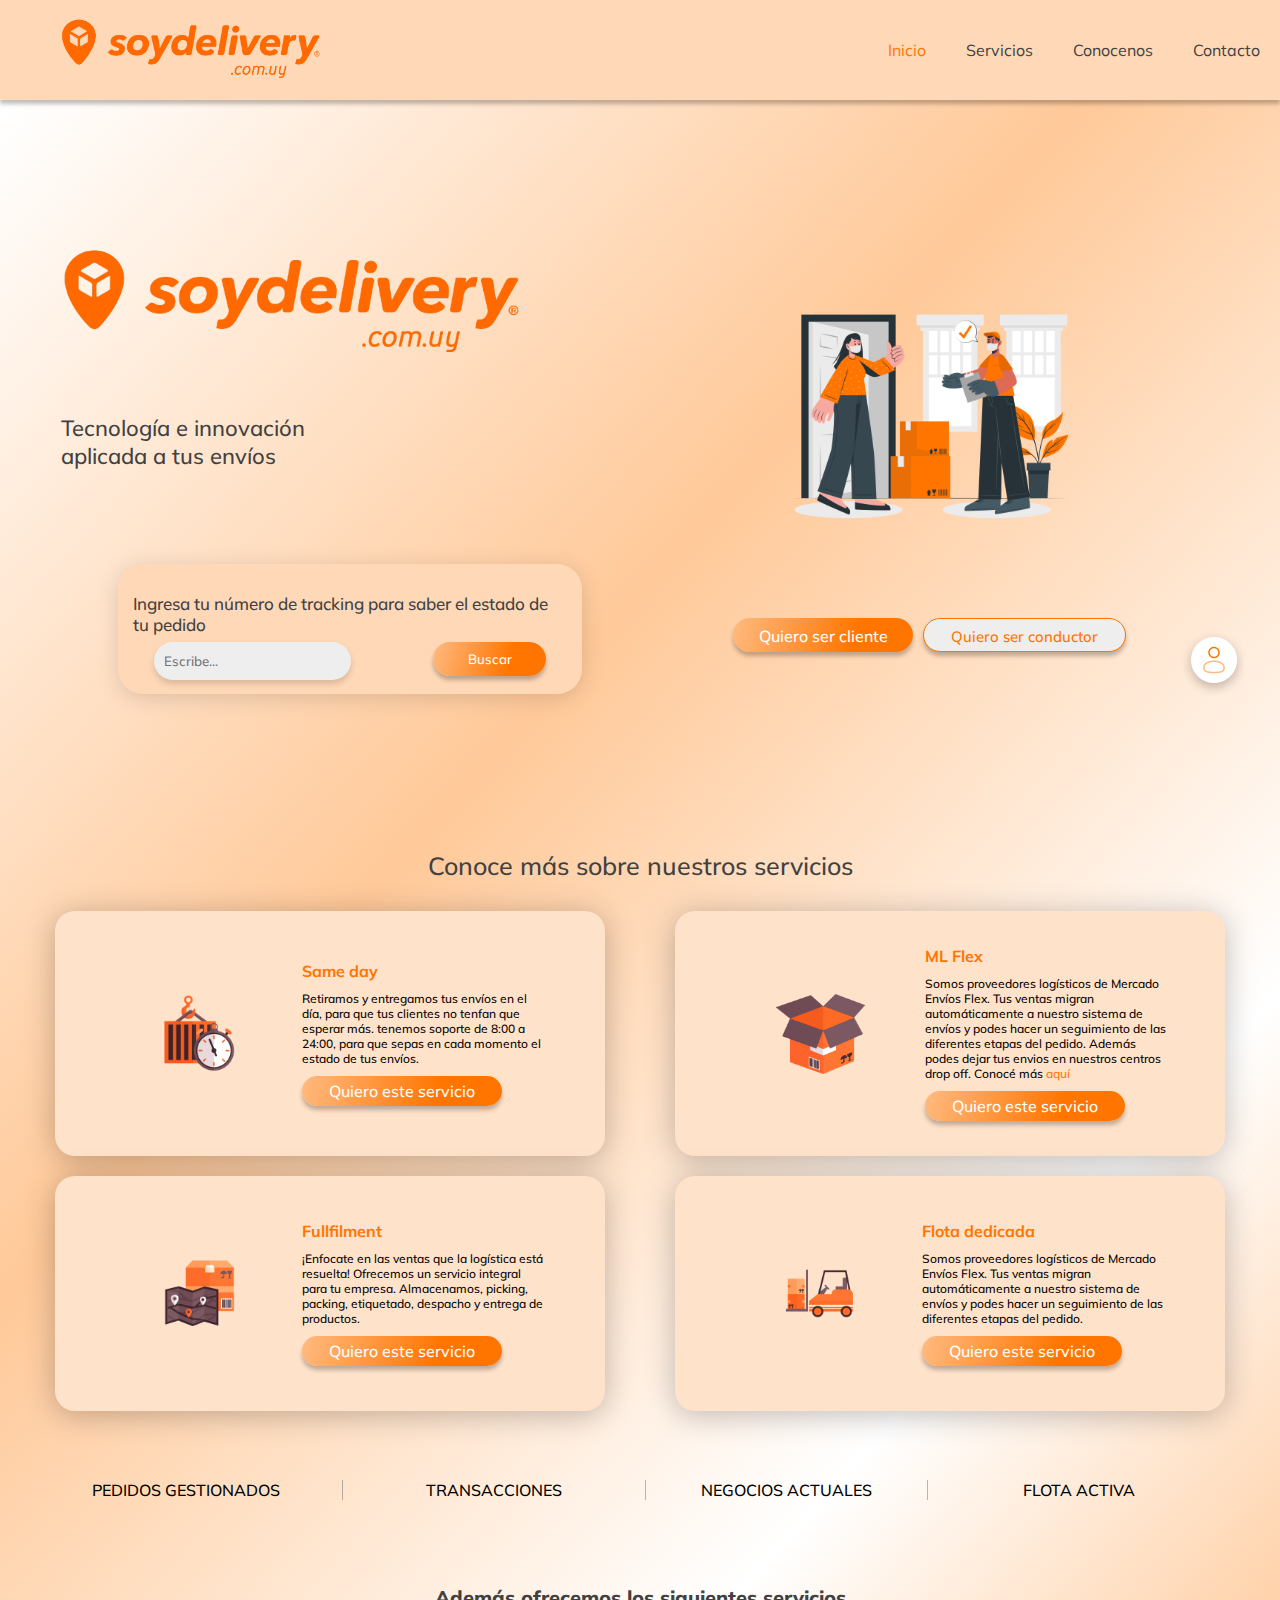
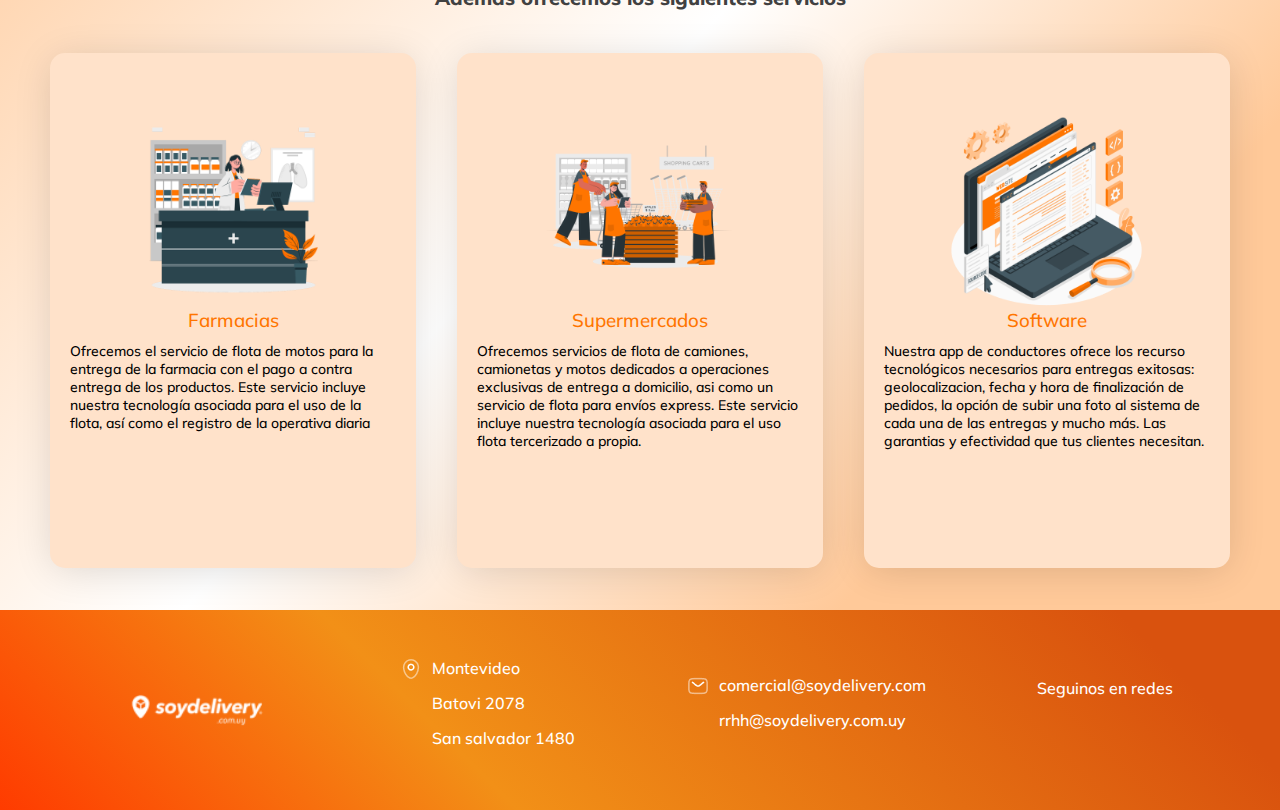
<file: index.html>
<!DOCTYPE html>
<html lang="en">
  <head>
    <meta charset="UTF-8" />
    <meta http-equiv="X-UA-Compatible" content="IE=edge" />
    <meta name="viewport" content="width=device-width, initial-scale=1.0" />
    <link
      rel="shortcut icon"
      href="/img/logoSoyDelivery_naranjaFondoTr.jpg"
      type="image/x-icon"
    />
    <link rel="preconnect" href="https://fonts.googleapis.com" />
    <link rel="preconnect" href="https://fonts.gstatic.com" crossorigin />
    <link
      href="https://fonts.googleapis.com/css2?family=Mulish:wght@500&display=swap"
      rel="stylesheet"
    />
    <title>Soy Delivery</title>
    <link
      rel="stylesheet"
      href="https://cdnjs.cloudflare.com/ajax/libs/font-awesome/6.4.0/css/all.min.css"
      integrity="sha512-iecdLmaskl7CVkqkXNQ/ZH/XLlvWZOJyj7Yy7tcenmpD1ypASozpmT/E0iPtmFIB46ZmdtAc9eNBvH0H/ZpiBw=="
      crossorigin="anonymous"
      referrerpolicy="no-referrer"
    />
    <script defer src="/js/index.js"></script>
    <script defer src="/js/dates.js"></script>
    <link rel="stylesheet" href="/css/general.css" />
    <link rel="stylesheet" href="/css/index.css" />
  </head>

  <body>
    <header>
      <nav class="navbar">
        <div class="logo">
          <a href="/index.html">
            <img src="/img/logoSoyDelivery_naranjaFondoTr.jpg" alt="" />
          </a>
        </div>
        <ul class="list-no-mobile">
          <li><a class="inicio" href="/index.html">Inicio</a></li>
          <li><a href="">Servicios</a></li>
          <li><a href="/AboutUs.html">Conocenos</a></li>
          <li>
            <a id="contact-desktop"
              >Contacto
              <i class="fa-solid fa-chevron-down"></i>
            </a>
            <ul class="sub-menu-desktop" id="sub-menu-desktop">
              <li>
                <a href="/service.html">Cotiza tus servicios</a>
              </li>
              <li>
                <a href="/work.html">Trabaja con nosotros</a>
              </li>
              <li>
                <a href="/driver.html">Quiero ser chofer</a>
              </li>
            </ul>
          </li>
        </ul>
        <div class="icon-hamburger">
          <i id="icon_hamburger" class="fa-solid fa-bars"></i>
        </div>

        <div class="dropdown_menu" id="drop_menu">
          <li><a href="/index.html">Inicio</a></li>
          <li><a href="#">Servicios</a></li>
          <li><a href="/AboutUs.html">Conocenos</a></li>
          <li class="contact" id="contact">
            <a>Contacto <i class="fa-solid fa-chevron-down"></i></a>
          </li>
        </div>
        <ul class="sub_menu" id="sub_menu">
          <li>
            <a href="/service.html">Cotiza tus servicios</a>
          </li>
          <li>
            <a href="/work.html">Trabaja con nosotros</a>
          </li>
          <li>
            <a href="/driver.html">Quiero ser chofer</a>
          </li>
        </ul>
      </nav>
    </header>
    <main>
      <section class="section-delivery">
        <article class="delivery">
          <div class="section-delivery-title">
            <img
              class="title-img-desktop"
              src="/img/LogoSoyDelivery.png"
              alt=""
            />
            <h2>Soydelivery</h2>
            <p class="title">Tecnología e innovación aplicada a tus envíos</p>
          </div>
          <form action="" class="section-tracking">
            <p>
              Ingresa tu número de tracking para saber el estado de tu pedido
            </p>
            <div class="section-input-button">
              <input type="text" placeholder="Escribe..." />
              <button class="btn-scale" href="/order.html">Buscar</button>
            </div>
          </form>
        </article>

        <article class="delivery-works">
          <img src="/img/coronavirusDeliveryPreventions.jpg" alt="" />
          <div class="section-buttons">
            <a class="btn-client btn-scale" href="/client.html"
              >Quiero ser cliente</a
            >
            <a class="btn-driver btn-scale" href="/driver.html"
              >Quiero ser conductor</a
            >
          </div>
        </article>
      </section>

      <div class="services-container">
        <p class="title-service">Conoce más sobre nuestros servicios</p>
        <div class="services">
          <div class="services-cards">
            <div class="cards-container">
              <img
                class="img-group"
                src="/img/icons/sameday1.jpg"
                alt=""
                srcset=""
              />
              <div class="info">
                <h4>Same day</h4>
                <p>
                  Retiramos y entregamos tus envíos en el día, para que tus
                  clientes no tenfan que esperar más. tenemos soporte de 8:00 a
                  24:00, para que sepas en cada momento el estado de tus envíos.
                </p>
                <a class="btn-services btn-scale" href="/SameDay.html">
                  Quiero este servicio</a
                >
              </div>
            </div>
          </div>
          <div class="services-cards">
            <div class="cards-container">
              <img class="img-box" src="/img/icons/sameday4.jpg" alt="" />
              <div class="info">
                <h4>ML Flex</h4>
                <p>
                  Somos proveedores logísticos de Mercado Envíos Flex. Tus
                  ventas migran automáticamente a nuestro sistema de envíos y
                  podes hacer un seguimiento de las diferentes etapas del
                  pedido. Además podes dejar tus envios en nuestros centros drop
                  off.
                  <span>Conocé más</span> <a class="here" href="">aquí</a>
                </p>
                <a class="btn-services btn-scale" href="/MLFlex.html">
                  Quiero este servicio</a
                >
              </div>
            </div>
          </div>
          <div class="services-cards">
            <div class="cards-container">
              <img class="img-group" src="/img/icons/sameday2.jpg" alt="" />
              <div class="info">
                <h4>Fullfilment</h4>
                <p>
                  ¡Enfocate en las ventas que la logística está resuelta!
                  Ofrecemos un servicio integral para tu empresa. Almacenamos,
                  picking, packing, etiquetado, despacho y entrega de productos.
                </p>
                <a class="btn-services btn-scale" href="/Fullfilment.html">
                  Quiero este servicio</a
                >
              </div>
            </div>
          </div>

          <div class="services-cards">
            <div class="cards-container">
              <img class="img-group" src="/img/icons/sameday3.jpg" alt="" />
              <div class="info">
                <h4>Flota dedicada</h4>
                <p>
                  Somos proveedores logísticos de Mercado Envíos Flex. Tus
                  ventas migran automáticamente a nuestro sistema de envíos y
                  podes hacer un seguimiento de las diferentes etapas del
                  pedido.
                </p>
                <a class="btn-services btn-scale" href="#">
                  Quiero este servicio</a
                >
              </div>
            </div>
          </div>
        </div>
      </div>

      <div>
        <div class="numbers">
          <div class="line">
            <h2 id="pg"></h2>
            <p>PEDIDOS GESTIONADOS</p>
          </div>
          <div>
            <h2 id="tr"></h2>
            <p>TRANSACCIONES</p>
          </div>
          <div class="line line-desktop">
            <h2 id="na"></h2>
            <p>NEGOCIOS ACTUALES</p>
          </div>

          <div>
            <h2 id="fa"></h2>
            <p>FLOTA ACTIVA</p>
          </div>
        </div>

        <p class="title-other-services">
          Además ofrecemos los siguientes servicios
        </p>
        <div class="other_services">
          <div class="cards-other-services">
            <img src="/img/farmacia1.jpg" alt="" />
            <h3>Farmacias</h3>
            <p>
              Ofrecemos el servicio de flota de motos para la entrega de la
              farmacia con el pago a contra entrega de los productos. Este
              servicio incluye nuestra tecnología asociada para el uso de la
              flota, así como el registro de la operativa diaria
            </p>
          </div>
          <div>
            <i class="slide">
              <img src="/img/icons/side.png" alt="" />
            </i>
          </div>
          <div class="group_none">
            <img class="img-group-none" src="/img/farmacia12.jpg" alt="" />
            <h3>Supermercados</h3>
            <p>
              Ofrecemos servicios de flota de camiones, camionetas y motos
              dedicados a operaciones exclusivas de entrega a domicilio, asi
              como un servicio de flota para envíos express. Este servicio
              incluye nuestra tecnología asociada para el uso flota tercerizado
              a propia.
            </p>
          </div>
          <div class="group_none">
            <img class="img-group-none" src="/img/farmacia13.jpg" alt="" />
            <h3>Software</h3>
            <p>
              Nuestra app de conductores ofrece los recurso tecnológicos
              necesarios para entregas exitosas: geolocalizacion, fecha y hora
              de finalización de pedidos, la opción de subir una foto al sistema
              de cada una de las entregas y mucho más. Las garantias y
              efectividad que tus clientes necesitan.
            </p>
          </div>
        </div>
      </div>

      <div class="chat-container" id="chat-container">
        <div class="chat-header">
          <span class="chat-delivery-logo">SD</span>
          <span class="name-company">Soydelivery</span>
          <button class="chat-close" id="chat-close">X</button>
        </div>
        <div class="chat-messages">
          <div class="chat-messages-logo">SD</div>
          <div class="message">
            <p class="titles">
              Bienvenido a soydelivery. Es un gusto ayudarte hoy!
            </p>
            <p class="titles">
              Porfavor indica el numero de opción que deseas :
            </p>
            <ol class="list-chat">
              <li><p>Consultar el estado de un pedido</p></li>
              <li><p>Devolucion de un paquete</p></li>
              <li><p>Cambiar dirección u horario de entrega</p></li>
              <li><p>Cancelar un paquete</p></li>
              <li><p>Hablar con un agente</p></li>
              <li><p>Consulta comercial</p></li>
              <li><p>Solicitud de retiro</p></li>
              <li><p>Quiero ser conductor</p></li>
              <li><p>Finalizar atención</p></li>
            </ol>
          </div>
        </div>
        <div class="chat-input">
          <input type="text" placeholder="Escribe tu mensaje..." />
          <img src="/img/icons/send.png" alt="" />
        </div>
      </div>

      <img
        class="boton-flotante"
        id="btnChat"
        src="/img/icons/chatbottttt.png"
        alt=""
      />
    </main>
    <footer class="footer">
      <img
        class="logo_footer"
        src="/img/Logo-SoyDelivery_naranja-fondo-transparente_com_uy copia 3.png"
        alt=""
        srcset=""
      />
      <div class="group_footer">
        <i> <img src="/img/icons/ubicación.png" alt="" /></i>
        <div>
          <p>Montevideo</p>
          <p>Batovi 2078</p>
          <p>San salvador 1480</p>
        </div>
      </div>
      <div class="group_footer">
        <i> <img src="/img/icons/mensaje.png" alt="" /></i>
        <div>
          <p>comercial@soydelivery.com</p>
          <p>rrhh@soydelivery.com.uy</p>
        </div>
      </div>
      <div class="group_footer red">
        <p>Seguinos en redes</p>
        <div>
          <i class="fa-brands fa-facebook-f"></i>
          <i class="fa-brands fa-instagram"></i>
          <i class="fa-brands fa-twitter"></i>
          <i class="fa-brands fa-linkedin"></i>
        </div>
      </div>
    </footer>
  </body>
</html>
</file>
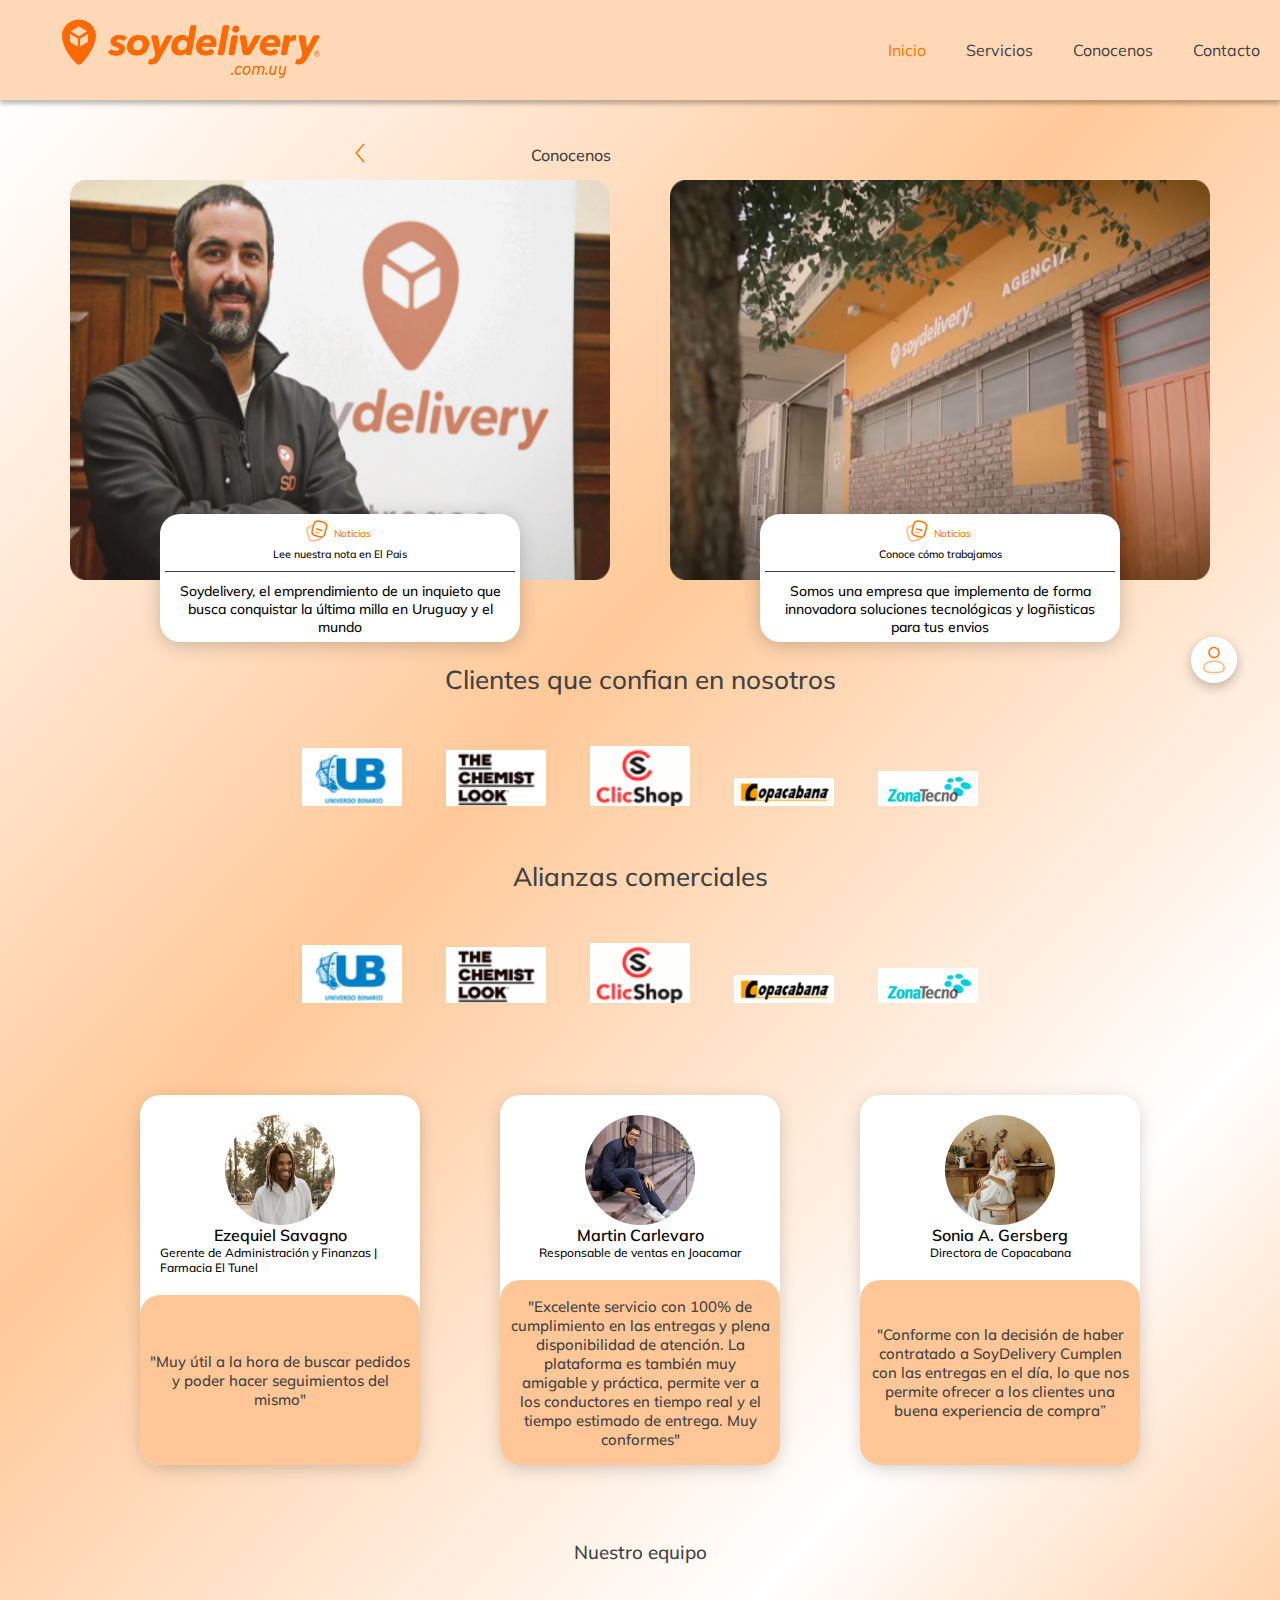
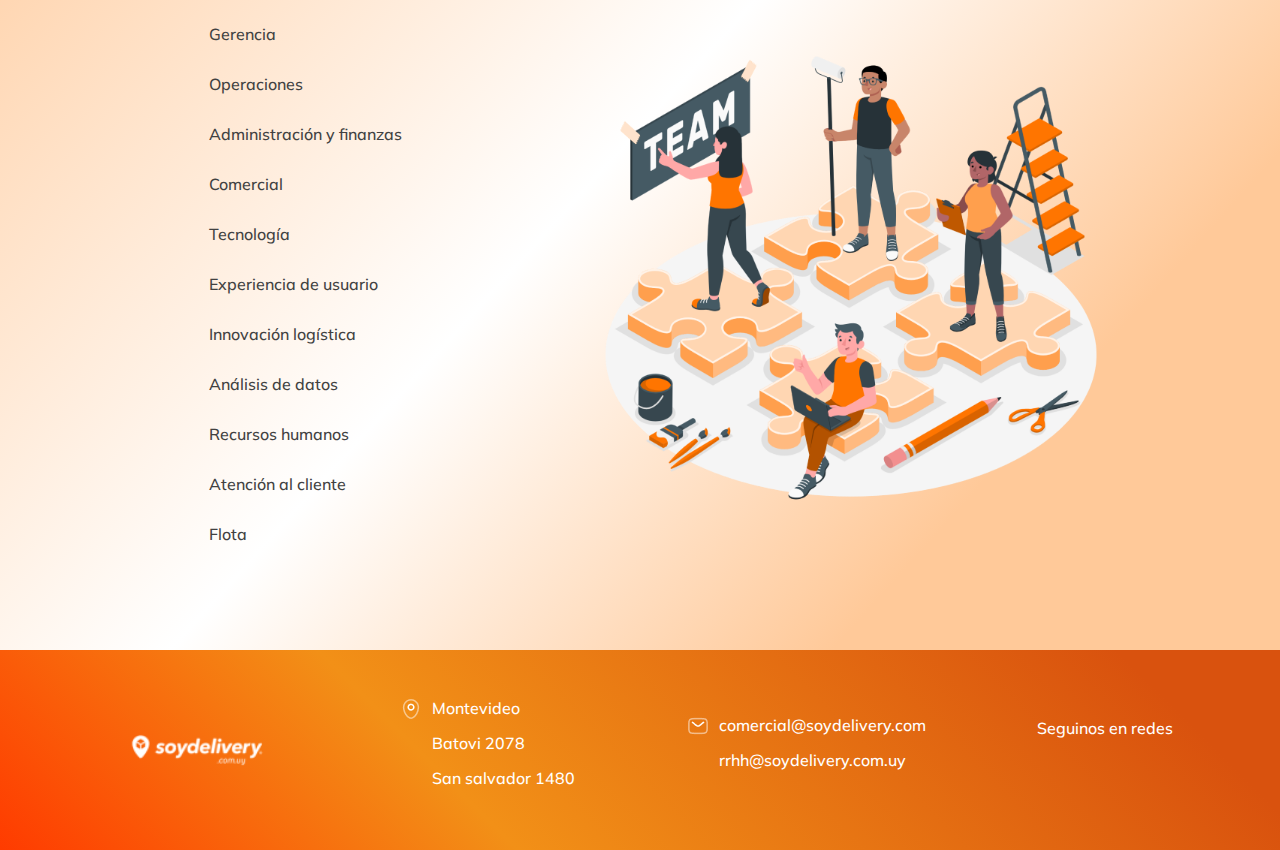
<file: AboutUs.html>
<!DOCTYPE html>
<html lang="en">
  <head>
    <meta charset="UTF-8" />
    <meta http-equiv="X-UA-Compatible" content="IE=edge" />
    <meta name="viewport" content="width=device-width, initial-scale=1.0" />
    <title>Conocenos</title>
    <link
      rel="shortcut icon"
      href="/img/logoSoyDelivery_naranjaFondoTr.jpg"
      type="image/x-icon"
    />
    <link rel="stylesheet" href="/css/general.css" />
    <link rel="stylesheet" href="/css/aboutUs.css" />
    <link
      rel="stylesheet"
      href="https://cdnjs.cloudflare.com/ajax/libs/font-awesome/6.4.0/css/all.min.css"
      integrity="sha512-iecdLmaskl7CVkqkXNQ/ZH/XLlvWZOJyj7Yy7tcenmpD1ypASozpmT/E0iPtmFIB46ZmdtAc9eNBvH0H/ZpiBw=="
      crossorigin="anonymous"
      referrerpolicy="no-referrer"
    />
    <link
      rel="stylesheet"
      href="https://cdn.jsdelivr.net/npm/swiper@9/swiper-bundle.min.css"
    />
    <link rel="preconnect" href="https://fonts.googleapis.com" />
    <link rel="preconnect" href="https://fonts.gstatic.com" crossorigin />
    <link
      href="https://fonts.googleapis.com/css2?family=Mulish:wght@500&display=swap"
      rel="stylesheet"
    />
    <script defer src="/js/index.js"></script>
    <script defer src="/js/modal.js"></script>
  </head>
  <body>
    <header>
      <nav class="navbar">
        <div class="logo">
          <a href="/index.html">
            <img src="/img/logoSoyDelivery_naranjaFondoTr.jpg" alt="" />
          </a>
        </div>
        <ul class="list-no-mobile">
          <li><a class="inicio" href="/index.html">Inicio</a></li>
          <li><a href="">Servicios</a></li>
          <li><a href="/AboutUs.html">Conocenos</a></li>
          <li>
            <a id="contact-desktop"
              >Contacto
              <i class="fa-solid fa-chevron-down"></i>
            </a>
            <ul class="sub-menu-desktop" id="sub-menu-desktop">
              <li>
                <a href="/service.html">Cotiza tus servicios</a>
              </li>
              <li>
                <a href="/work.html">Trabaja con nosotros</a>
              </li>
              <li>
                <a href="/driver.html">Quiero ser chofer</a>
              </li>
            </ul>
          </li>
        </ul>
        <div class="icon-hamburger">
          <i id="icon_hamburger" class="fa-solid fa-bars"></i>
        </div>

        <div class="dropdown_menu" id="drop_menu">
          <li><a href="/index.html">Inicio</a></li>
          <li><a href="#">Servicios</a></li>
          <li><a href="/AboutUs.html">Conocenos</a></li>
          <li class="contact" id="contact">
            <a>Contacto <i class="fa-solid fa-chevron-down"></i></a>
          </li>
        </div>
        <ul class="sub_menu" id="sub_menu">
          <li>
            <a href="/service.html">Cotiza tus servicios</a>
          </li>
          <li>
            <a href="/work.html">Trabaja con nosotros</a>
          </li>
          <li>
            <a href="/driver.html">Quiero ser chofer</a>
          </li>
        </ul>
      </nav>
    </header>
    <main>
      <div class="back">
        <a href="/index.html"> <img src="/img/icons/back.png" alt="" /></a>
        <div>
          <p>Conocenos</p>
        </div>
      </div>
      <div class="container_notices">
        <div class="notices">
          <div class="section_notice">
            <img class="img" src="img/conocenos/fr.png" alt="" srcset="" />
            <div class="title-notice">
              <div class="icon-title">
                <i> <img src="img/conocenos/noticias.png" alt="" /></i>
                <h5>Noticias</h5>
              </div>
              <h6>Lee nuestra nota en El Pais</h6>
              <p>
                Soydelivery, el emprendimiento de un inquieto que busca
                conquistar la última milla en Uruguay y el mundo
              </p>
            </div>
          </div>
        </div>

        <div class="notices notice-no-mobile">
          <div class="section_notice">
            <img class="img" src="/img/conocenos/fr2.png" alt="" srcset="" />
            <div class="title-notice">
              <div class="icon-title">
                <i> <img src="/img/conocenos/noticias.png" alt="" /></i>
                <h5>Noticias</h5>
              </div>
              <h6>Conoce cómo trabajamos</h6>
              <p>
                Somos una empresa que implementa de forma innovadora soluciones
                tecnológicas y logñisticas para tus envios
              </p>
            </div>
          </div>
        </div>
      </div>

      <div class="clients">
        <h6>Clientes que confian en nosotros</h6>
        <div>
          <img src="img/clients/image 34.png" alt="" />
          <img src="/img/clients/image 40.png" alt="" />
          <img src="/img/clients/image 41.png" alt="" />
          <img class="img-no-mobile" src="/img/clients/image 42.png" alt="" />
          <img class="img-no-mobile" src="/img/clients/image 43.png" alt="" />
        </div>

        <h6>Alianzas comerciales</h6>
        <div>
          <img src="/img/clients/image 34.png" alt="" />
          <img src="/img/clients/image 40.png" alt="" />
          <img src="/img/clients/image 41.png" alt="" />
          <img class="img-no-mobile" src="/img/clients/image 42.png" alt="" />
          <img class="img-no-mobile" src="/img/clients/image 43.png" alt="" />
        </div>
      </div>

      <div class="abouts">
        <div class="container-description no-mobile">
          <div class="info-about">
            <img src="/img/conocenos/aboutsImg/Ellipse 12 (1).png" alt="" />
            <h5>Ezequiel Savagno</h5>
            <p>Gerente de Administración y Finanzas | Farmacia El Tunel</p>
          </div>
          <div class="description">
            <p>
              "Muy útil a la hora de buscar pedidos y poder hacer seguimientos
              del mismo"
            </p>
          </div>
        </div>

        <div class="container-description">
          <div class="info-about">
            <img src="/img/conocenos/aboutsImg/Ellipse 12.png" alt="" />
            <h5>Martin Carlevaro</h5>
            <p>Responsable de ventas en Joacamar</p>
          </div>
          <div class="description">
            <p>
              "Excelente servicio con 100% de cumplimiento en las entregas y
              plena disponibilidad de atención. La plataforma es también muy
              amigable y práctica, permite ver a los conductores en tiempo real
              y el tiempo estimado de entrega. Muy conformes"
            </p>
          </div>
        </div>

        <div class="container-description no-mobile">
          <div class="info-about">
            <img src="/img/conocenos/aboutsImg/Ellipse 13.png" alt="" />
            <h5>Sonia A. Gersberg</h5>
            <p>Directora de Copacabana</p>
          </div>
          <div class="description">
            <p>
              "Conforme con la decisión de haber contratado a SoyDelivery
              Cumplen con las entregas en el día, lo que nos permite ofrecer a
              los clientes una buena experiencia de compra”
            </p>
          </div>
        </div>

        <img class="side" src="/img/icons/side.png" alt="" />
      </div>

      <div class="section-team">
        <h3>Nuestro equipo</h3>
        <div class="container-team">
          <ul>
            <div class="team-option">
              <div>
                <li><a id="management">Gerencia</a></li>
                <li><a id="operation">Operaciones</a></li>
                <li><a id="admin">Administración y finanzas</a></li>
                <li><a id="commercial">Comercial</a></li>
                <li><a id="tech">Tecnología</a></li>
                <li><a id="uxui">Experiencia de usuario</a></li>
              </div>
              <div>
                <li><a id="logistics">Innovación logística</a></li>
                <li><a id="dates">Análisis de datos</a></li>
                <li><a id="rrhh">Recursos humanos</a></li>
                <li><a id="atc">Atención al cliente</a></li>
                <li><a id="drivers">Flota</a></li>
              </div>
            </div>
          </ul>
          <div>
            <img src="/img/conocenos/aboutsImg/Frame 3856.png" alt="" />
          </div>
        </div>
      </div>

      <div class="chat-container" id="chat-container">
        <div class="chat-header">
          <span class="chat-delivery-logo">SD</span>
          <span class="name-company">Soydelivery</span>
          <button class="chat-close" id="chat-close">X</button>
        </div>
        <div class="chat-messages">
          <div class="chat-messages-logo">SD</div>
          <div class="message">
            <p class="titles">
              Bienvenido a soydelivery. Es un gusto ayudarte hoy!
            </p>
            <p class="titles">
              Porfavor indica el numero de opción que deseas :
            </p>
            <ol class="list-chat">
              <li><p>Consultar el estado de un pedido</p></li>
              <li><p>Devolucion de un paquete</p></li>
              <li><p>Cambiar dirección u horario de entrega</p></li>
              <li><p>Cancelar un paquete</p></li>
              <li><p>Hablar con un agente</p></li>
              <li><p>Consulta comercial</p></li>
              <li><p>Solicitud de retiro</p></li>
              <li><p>Quiero ser conductor</p></li>
              <li><p>Finalizar atención</p></li>
            </ol>
          </div>
        </div>
        <div class="chat-input">
          <input type="text" placeholder="Escribe tu mensaje..." />
          <img src="/img/icons/send.png" alt="" />
        </div>
      </div>

      <img
        class="boton-flotante"
        id="btnChat"
        src="/img/icons/chatbottttt.png"
        alt=""
      />

      <!-- modal -->
      <div id="modalManagement" class="modal">
        <div class="modal__container swiper mySwiper">
          <div class="swiper-wrapper">
            <div class="swiper-slide cards">
              <img src="/img/team/FundadorCeo/Rodrigo.jpg" alt="" />
              <div class="card-info">
                <h5>Rodrigo</h5>
                <p>Fundador y Ceo</p>
              </div>
            </div>
          </div>
          <div class="swiper-button-next"></div>
          <div class="swiper-button-prev"></div>
        </div>
      </div>
      <div id="modalAdmin" class="modal">
        <div class="modal__container swiper mySwiper">
          <div class="swiper-wrapper">
            <div class="swiper-slide cards">
              <img src="/img/team/Admin/Ana Admin.jpg" alt="" />
              <div class="card-info">
                <h5>Ana</h5>
                <p>Administradora</p>
              </div>
            </div>
            <div class="swiper-slide cards">
              <img src="/img/team/Admin/Vanessa.jpg" alt="" />
              <div class="card-info">
                <h5>Vanessa</h5>
                <p>Administradora</p>
              </div>
            </div>
            <div class="swiper-slide cards">
              <img src="/img/team/Admin/Willianys.jpg" alt="" />
              <div class="card-info">
                <h5>Willianys</h5>
                <p>Administradora</p>
              </div>
            </div>
          </div>
          <div class="swiper-button-next"></div>
          <div class="swiper-button-prev"></div>
        </div>
      </div>
      <div id="modalOperation" class="modal">
        <div class="modal__container swiper mySwiper">
          <div class="swiper-wrapper">
            <div class="swiper-slide cards">
              <img src="/img/team/Operaciones/Ana Op.jpg" alt="" />
              <div class="card-info">
                <h5>Ana</h5>
                <p>Operaciones</p>
              </div>
            </div>
            <div class="swiper-slide cards">
              <img src="/img/team/Operaciones/Brian.jpg" alt="" />
              <div class="card-info">
                <h5>Brian</h5>
                <p>Operaciones</p>
              </div>
            </div>
            <div class="swiper-slide cards">
              <img src="/img/team/Operaciones/Carlos.jpg" alt="" />
              <div class="card-info">
                <h5>Carlos</h5>
                <p>Operaciones</p>
              </div>
            </div>
            <div class="swiper-slide cards">
              <img src="/img/team/Operaciones/Daniela.jpg" alt="" />
              <div class="card-info">
                <h5>Daniela</h5>
                <p>Operaciones</p>
              </div>
            </div>
            <div class="swiper-slide cards">
              <img src="/img/team/Operaciones/Fabiana.jpg" alt="" />
              <div class="card-info">
                <h5>Fabiana</h5>
                <p>Operaciones</p>
              </div>
            </div>
            <div class="swiper-slide cards">
              <img src="/img/team/Operaciones/Fabricio.jpg" alt="" />
              <div class="card-info">
                <h5>Fabricio</h5>
                <p>Operaciones</p>
              </div>
            </div>
            <div class="swiper-slide cards">
              <img src="/img/team/Operaciones/Lorgio.jpg" alt="" />
              <div class="card-info">
                <h5>Lorgio</h5>
                <p>Operaciones</p>
              </div>
            </div>
            <div class="swiper-slide cards">
              <img src="/img/team/Operaciones/Lucas Op.jpg" alt="" />
              <div class="card-info">
                <h5>Lucas</h5>
                <p>Operaciones</p>
              </div>
            </div>
            <div class="swiper-slide cards">
              <img src="/img/team/Operaciones/Luciano.jpg" alt="" />
              <div class="card-info">
                <h5>Luciano</h5>
                <p>Operaciones</p>
              </div>
            </div>
            <div class="swiper-slide cards">
              <img src="/img/team/Operaciones/Marcelo FF.jpg" alt="" />
              <div class="card-info">
                <h5>Marcelo</h5>
                <p>Operaciones</p>
              </div>
            </div>
            <div class="swiper-slide cards">
              <img src="/img/team/Operaciones/Mariano.jpg" alt="" />
              <div class="card-info">
                <h5>Mariano</h5>
                <p>Operaciones</p>
              </div>
            </div>
            <div class="swiper-slide cards">
              <img src="/img/team/Operaciones/Santiago.jpg" alt="" />
              <div class="card-info">
                <h5>Santiago</h5>
                <p>Operaciones</p>
              </div>
            </div>
          </div>
          <div class="swiper-button-next"></div>
          <div class="swiper-button-prev"></div>
        </div>
      </div>
      <div id="modalCommercial" class="modal">
        <div class="modal__container swiper mySwiper">
          <div class="swiper-wrapper">
            <div class="swiper-slide cards">
              <img src="/img/team/CeoyComercial/Joaquín.jpg" alt="" />
              <div class="card-info">
                <h5>Joaquín</h5>
                <p>Ceo y Comercial</p>
              </div>
            </div>
            <div class="swiper-slide cards">
              <img src="/img/team/Comercial/Ramiro.jpg" alt="" />
              <div class="card-info">
                <h5>Ramiro</h5>
                <p>Comercial</p>
              </div>
            </div>
            <div class="swiper-slide cards">
              <img src="/img/team/Comercial/Fernando.jpg" alt="" />
              <div class="card-info">
                <h5>Fernando</h5>
                <p>Comercial</p>
              </div>
            </div>
          </div>
          <div class="swiper-button-next"></div>
          <div class="swiper-button-prev"></div>
        </div>
      </div>
      <div id="modalTech" class="modal">
        <div class="modal__container swiper mySwiper">
          <div class="swiper-wrapper">
            <div class="swiper-slide cards">
              <img src="/img/team/Tecnologia/Maycoll.jpg" alt="" />
              <div class="card-info">
                <h5>Maycoll</h5>
                <p>Tecnologia</p>
              </div>
            </div>
            <div class="swiper-slide cards">
              <img
                src="/img/team/Tecnologia/Tecy RRHH/Marcelo TEC RH.jpg"
                alt=""
              />
              <div class="card-info">
                <h5>Marcelo</h5>
                <p>Tecnologia y RRHH</p>
              </div>
            </div>
          </div>
          <div class="swiper-button-next"></div>
          <div class="swiper-button-prev"></div>
        </div>
      </div>
      <div id="modalUxUi" class="modal">
        <div class="modal__container swiper mySwiper">
          <div class="swiper-wrapper"></div>
          <div class="swiper-button-next"></div>
          <div class="swiper-button-prev"></div>
        </div>
      </div>
      <div id="modalLogistics" class="modal">
        <div class="modal__container swiper mySwiper">
          <div class="swiper-wrapper">
            <div class="swiper-slide cards">
              <img src="/img/team/InnLogistica/Ainhoa.jpg" alt="" />
              <div class="card-info">
                <h5>Ainhoa</h5>
                <p>Innovación Logistica</p>
              </div>
            </div>
          </div>
          <div class="swiper-button-next"></div>
          <div class="swiper-button-prev"></div>
        </div>
      </div>
      <div id="modalDates" class="modal">
        <div class="modal__container swiper mySwiper">
          <div class="swiper-wrapper">
            <div class="swiper-slide cards">
              <img src="/img/team/AnalisisDatos/Victoria.jpg" alt="" />
              <div class="card-info">
                <h5>Victoria</h5>
                <p>Analisis de Datos</p>
              </div>
            </div>
          </div>
          <div class="swiper-button-next"></div>
          <div class="swiper-button-prev"></div>
        </div>
      </div>
      <div id="modalRRHH" class="modal">
        <div class="modal__container swiper mySwiper">
          <div class="swiper-wrapper">
            <div class="swiper-slide cards">
              <img src="/img/team/RRHH/Agustina.jpg" alt="" />
              <div class="card-info">
                <h5>Agustina</h5>
                <p>Recursos Humanos</p>
              </div>
            </div>
            <div class="swiper-slide cards">
              <img
                src="/img/team/Tecnologia/Tecy RRHH/Marcelo TEC RH.jpg"
                alt=""
              />
              <div class="card-info">
                <h5>Marcelo</h5>
                <p>Tecnologia y RRHH</p>
              </div>
            </div>
          </div>
          <div class="swiper-button-next"></div>
          <div class="swiper-button-prev"></div>
        </div>
      </div>

      <div id="modalATC" class="modal">
        <div class="modal__container swiper mySwiper">
          <div class="swiper-wrapper">
            <div class="swiper-slide cards">
              <img src="/img/team/ATC/Alejandro.jpg" alt="" />
              <div class="card-info">
                <h5>Alejandro</h5>
                <p>Atencion al cliente</p>
              </div>
            </div>
            <div class="swiper-slide cards">
              <img src="/img/team/ATC/Jennifer.jpg" alt="" />
              <div class="card-info">
                <h5>Jennifer</h5>
                <p>Atencion al cliente</p>
              </div>
            </div>
            <div class="swiper-slide cards">
              <img src="/img/team/ATC/Lucas ATC.jpg" alt="" />
              <div class="card-info">
                <h5>Lucas</h5>
                <p>Atencion al cliente</p>
              </div>
            </div>
          </div>
          <div class="swiper-button-next"></div>
          <div class="swiper-button-prev"></div>
        </div>
      </div>
      <div id="modalDrivers" class="modal">
        <div class="modal__container swiper mySwiper">
          <div class="swiper-wrapper">
            <div class="swiper-slide cards">
              <img src="/img/team/Conductor/Ernesto.jpg" alt="" />
              <div class="card-info">
                <h5>Ernesto</h5>
                <p>Conductor</p>
              </div>
            </div>
            <div class="swiper-slide cards">
              <img src="/img/team/Conductor/Gonzalo.jpg" alt="" />
              <div class="card-info">
                <h5>Gonzalo</h5>
                <p>Conductor</p>
              </div>
            </div>
            <div class="swiper-slide cards">
              <img src="/img/team/Conductor/Luis.jpg" alt="" />
              <div class="card-info">
                <h5>Luis</h5>
                <p>Conductor</p>
              </div>
            </div>
            <div class="swiper-slide cards">
              <img src="/img/team/Conductor/Yoslan.jpg" alt="" />
              <div class="card-info">
                <h5>Yoslan</h5>
                <p>Conductor</p>
              </div>
            </div>
          </div>
          <div class="swiper-button-next"></div>
          <div class="swiper-button-prev"></div>
        </div>
      </div>
    </main>
    <footer class="footer">
      <img
        class="logo_footer"
        src="/img/Logo-SoyDelivery_naranja-fondo-transparente_com_uy copia 3.png"
        alt=""
        srcset=""
      />
      <div class="group_footer">
        <i> <img src="/img/icons/ubicación.png" alt="" /></i>
        <div>
          <p>Montevideo</p>
          <p>Batovi 2078</p>
          <p>San salvador 1480</p>
        </div>
      </div>
      <div class="group_footer">
        <i> <img src="/img/icons/mensaje.png" alt="" /></i>
        <div>
          <p>comercial@soydelivery.com</p>
          <p>rrhh@soydelivery.com.uy</p>
        </div>
      </div>
      <div class="group_footer red">
        <p>Seguinos en redes</p>
        <div>
          <i class="fa-brands fa-facebook-f"></i>
          <i class="fa-brands fa-instagram"></i>
          <i class="fa-brands fa-twitter"></i>
          <i class="fa-brands fa-linkedin"></i>
        </div>
      </div>
    </footer>

    <!-- Swiper JS -->
    <script src="https://cdn.jsdelivr.net/npm/swiper@9/swiper-bundle.min.js"></script>

    <!-- Initialize Swiper -->
    <script>
      var swiper = new Swiper(".mySwiper", {
        slidesPerView: 1,
        spaceBetween: 30,
        loop: true,
        autoplay: {
          delay: 3000,
          disableOnInteraction: false,
        },
        navigation: {
          nextEl: ".swiper-button-next",
          prevEl: ".swiper-button-prev",
        },
        breakpoints: {
          769: {
            slidesPerView: 2,
          },
          1280: {
            loop: true,
            slidesPerView: 3,
            centerInsufficientSlides: 1,
          },
        },
      });
    </script>
  </body>
</html>
</file>
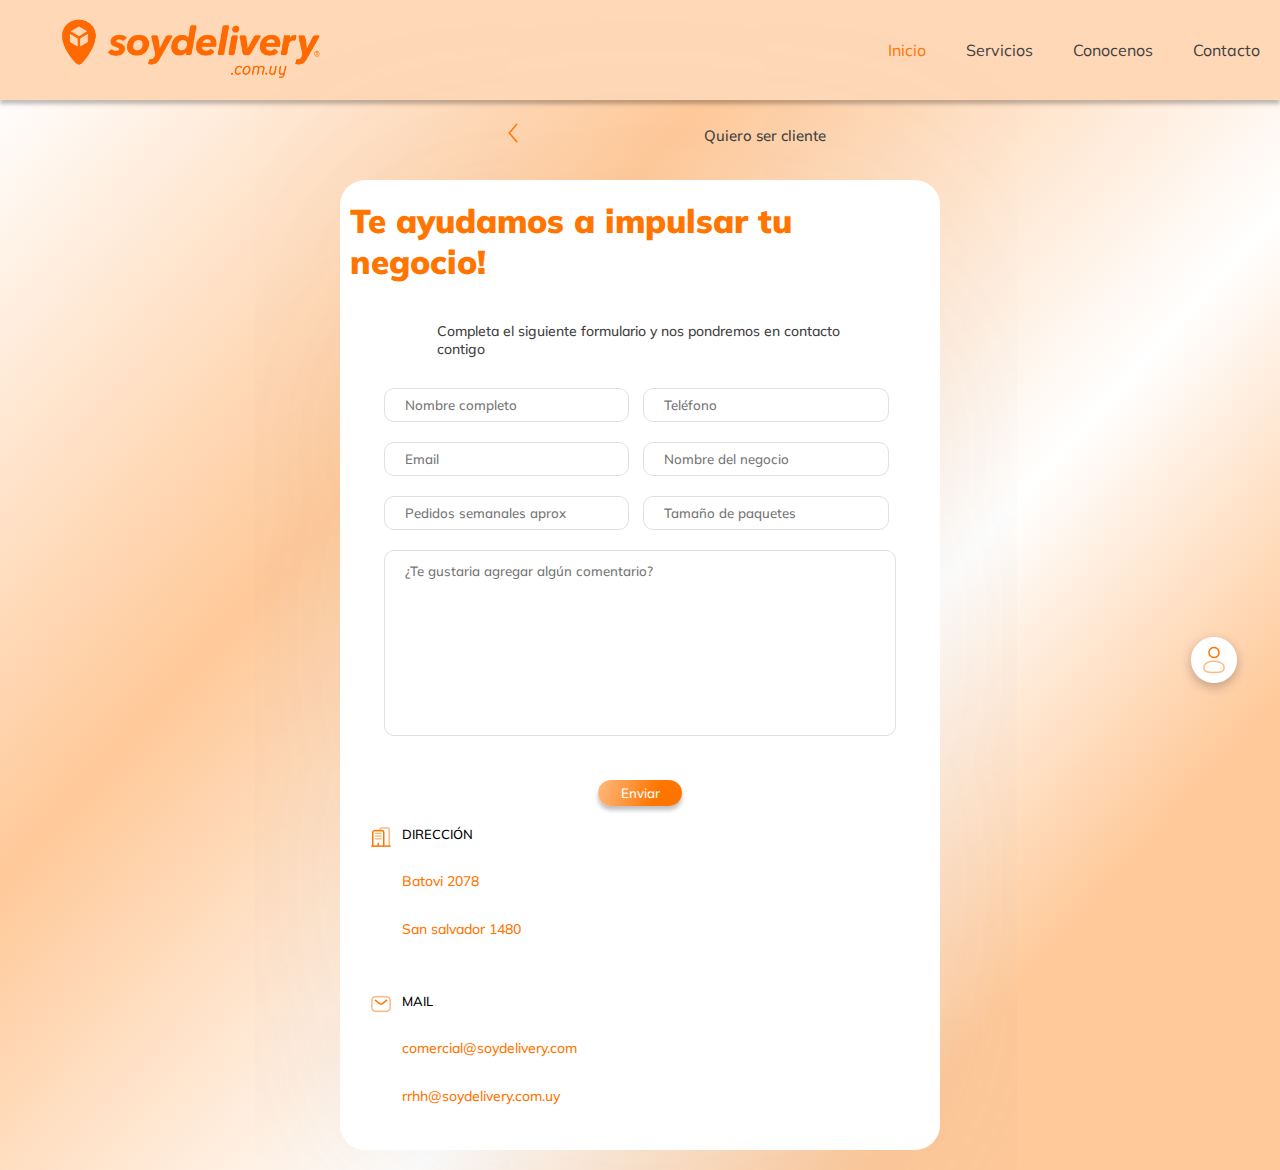
<file: client.html>
<!DOCTYPE html>
<html lang="en">
  <head>
    <meta charset="UTF-8" />
    <meta http-equiv="X-UA-Compatible" content="IE=edge" />
    <meta name="viewport" content="width=device-width, initial-scale=1.0" />
    <title>Cliente</title>
    <link rel="stylesheet" href="/css/general.css" />
    <link rel="stylesheet" href="/css/forms.css" />
    <link
      rel="stylesheet"
      href="https://cdnjs.cloudflare.com/ajax/libs/font-awesome/6.4.0/css/all.min.css"
      integrity="sha512-iecdLmaskl7CVkqkXNQ/ZH/XLlvWZOJyj7Yy7tcenmpD1ypASozpmT/E0iPtmFIB46ZmdtAc9eNBvH0H/ZpiBw=="
      crossorigin="anonymous"
      referrerpolicy="no-referrer"
    />
    <link rel="preconnect" href="https://fonts.googleapis.com" />
    <link rel="preconnect" href="https://fonts.gstatic.com" crossorigin />
    <link
      href="https://fonts.googleapis.com/css2?family=Mulish:wght@500&display=swap"
      rel="stylesheet"
    />
    <script defer src="/js/index.js"></script>
  </head>
  <body>
    <header>
      <nav class="navbar">
        <div class="logo">
          <a href="/index.html">
            <img src="/img/logoSoyDelivery_naranjaFondoTr.jpg" alt="" />
          </a>
        </div>
        <ul class="list-no-mobile">
          <li><a class="inicio" href="/index.html">Inicio</a></li>
          <li><a href="">Servicios</a></li>
          <li><a href="/AboutUs.html">Conocenos</a></li>
          <li>
            <a id="contact-desktop"
              >Contacto
              <i class="fa-solid fa-chevron-down"></i>
            </a>
            <ul class="sub-menu-desktop" id="sub-menu-desktop">
              <li>
                <a href="/service.html">Cotiza tus servicios</a>
              </li>
              <li>
                <a href="/work.html">Trabaja con nosotros</a>
              </li>
              <li>
                <a href="/driver.html">Quiero ser chofer</a>
              </li>
            </ul>
          </li>
        </ul>
        <div class="icon-hamburger">
          <i id="icon_hamburger" class="fa-solid fa-bars"></i>
        </div>

        <div class="dropdown_menu" id="drop_menu">
          <li><a href="/index.html">Inicio</a></li>
          <li><a href="#">Servicios</a></li>
          <li><a href="/AboutUs.html">Conocenos</a></li>
          <li class="contact" id="contact">
            <a>Contacto <i class="fa-solid fa-chevron-down"></i></a>
          </li>
        </div>
        <ul class="sub_menu" id="sub_menu">
          <li>
            <a href="/service.html">Cotiza tus servicios</a>
          </li>
          <li>
            <a href="/work.html">Trabaja con nosotros</a>
          </li>
          <li>
            <a href="/driver.html">Quiero ser chofer</a>
          </li>
        </ul>
      </nav>
    </header>
    <main>
      <div class="back">
        <a href="/index.html"> <img src="/img/icons/back.png" alt="" /></a>
        <div>
          <p>Quiero ser cliente</p>
        </div>
      </div>
      <form action="" class="forms_group">
        <h1>Te ayudamos a impulsar tu negocio!</h1>
        <p class="sub_title">
          Completa el siguiente formulario y nos pondremos en contacto contigo
        </p>
        <div class="container_forms">
          <div>
            <input type="text" placeholder="Nombre completo" />
            <input type="text" placeholder="Teléfono" />
          </div>

          <div>
            <input type="email" placeholder="Email" />
            <input type="text" placeholder="Nombre del negocio" />
          </div>
          <div>
            <input type="number" placeholder="Pedidos semanales aprox" />
            <input type="text" placeholder="Tamaño de paquetes" />
          </div>
          <textarea
            name=""
            id=""
            cols="30"
            rows="10"
            placeholder="¿Te gustaria agregar algún comentario?"
          ></textarea>
        </div>
        <button type="submit">Enviar</button>

        <div class="footer_forms">
          <div class="group_footer_forms">
            <i> <img src="/img/icons/dirección.png" alt="" /></i>
            <div>
              <h3>DIRECCIÓN</h3>
              <p>Batovi 2078</p>
              <p>San salvador 1480</p>
            </div>
          </div>

          <div class="group_footer_forms">
            <i> <img src="/img/icons/mail.png" alt="" /></i>
            <div>
              <h3>MAIL</h3>
              <p>comercial@soydelivery.com</p>
              <p>rrhh@soydelivery.com.uy</p>
            </div>
          </div>
        </div>
      </form>
      <div class="chat-container" id="chat-container">
        <div class="chat-header">
          <span class="chat-delivery-logo">SD</span>
          <span class="name-company">Soydelivery</span>
          <button class="chat-close" id="chat-close">X</button>
        </div>
        <div class="chat-messages">
          <div class="chat-messages-logo">SD</div>
          <div class="message">
            <p class="titles">
              Bienvenido a soydelivery. Es un gusto ayudarte hoy!
            </p>
            <p class="titles">
              Porfavor indica el numero de opción que deseas :
            </p>
            <ol class="list-chat">
              <li><p>Consultar el estado de un pedido</p></li>
              <li><p>Devolucion de un paquete</p></li>
              <li><p>Cambiar dirección u horario de entrega</p></li>
              <li><p>Cancelar un paquete</p></li>
              <li><p>Hablar con un agente</p></li>
              <li><p>Consulta comercial</p></li>
              <li><p>Solicitud de retiro</p></li>
              <li><p>Quiero ser conductor</p></li>
              <li><p>Finalizar atención</p></li>
            </ol>
          </div>
        </div>
        <div class="chat-input">
          <input type="text" placeholder="Escribe tu mensaje..." />
          <img src="/img/icons/send.png" alt="" />
        </div>
      </div>

      <img
        class="boton-flotante"
        id="btnChat"
        src="/img/icons/chatbottttt.png"
        alt=""
      />
    </main>
  </body>
</html>
</file>
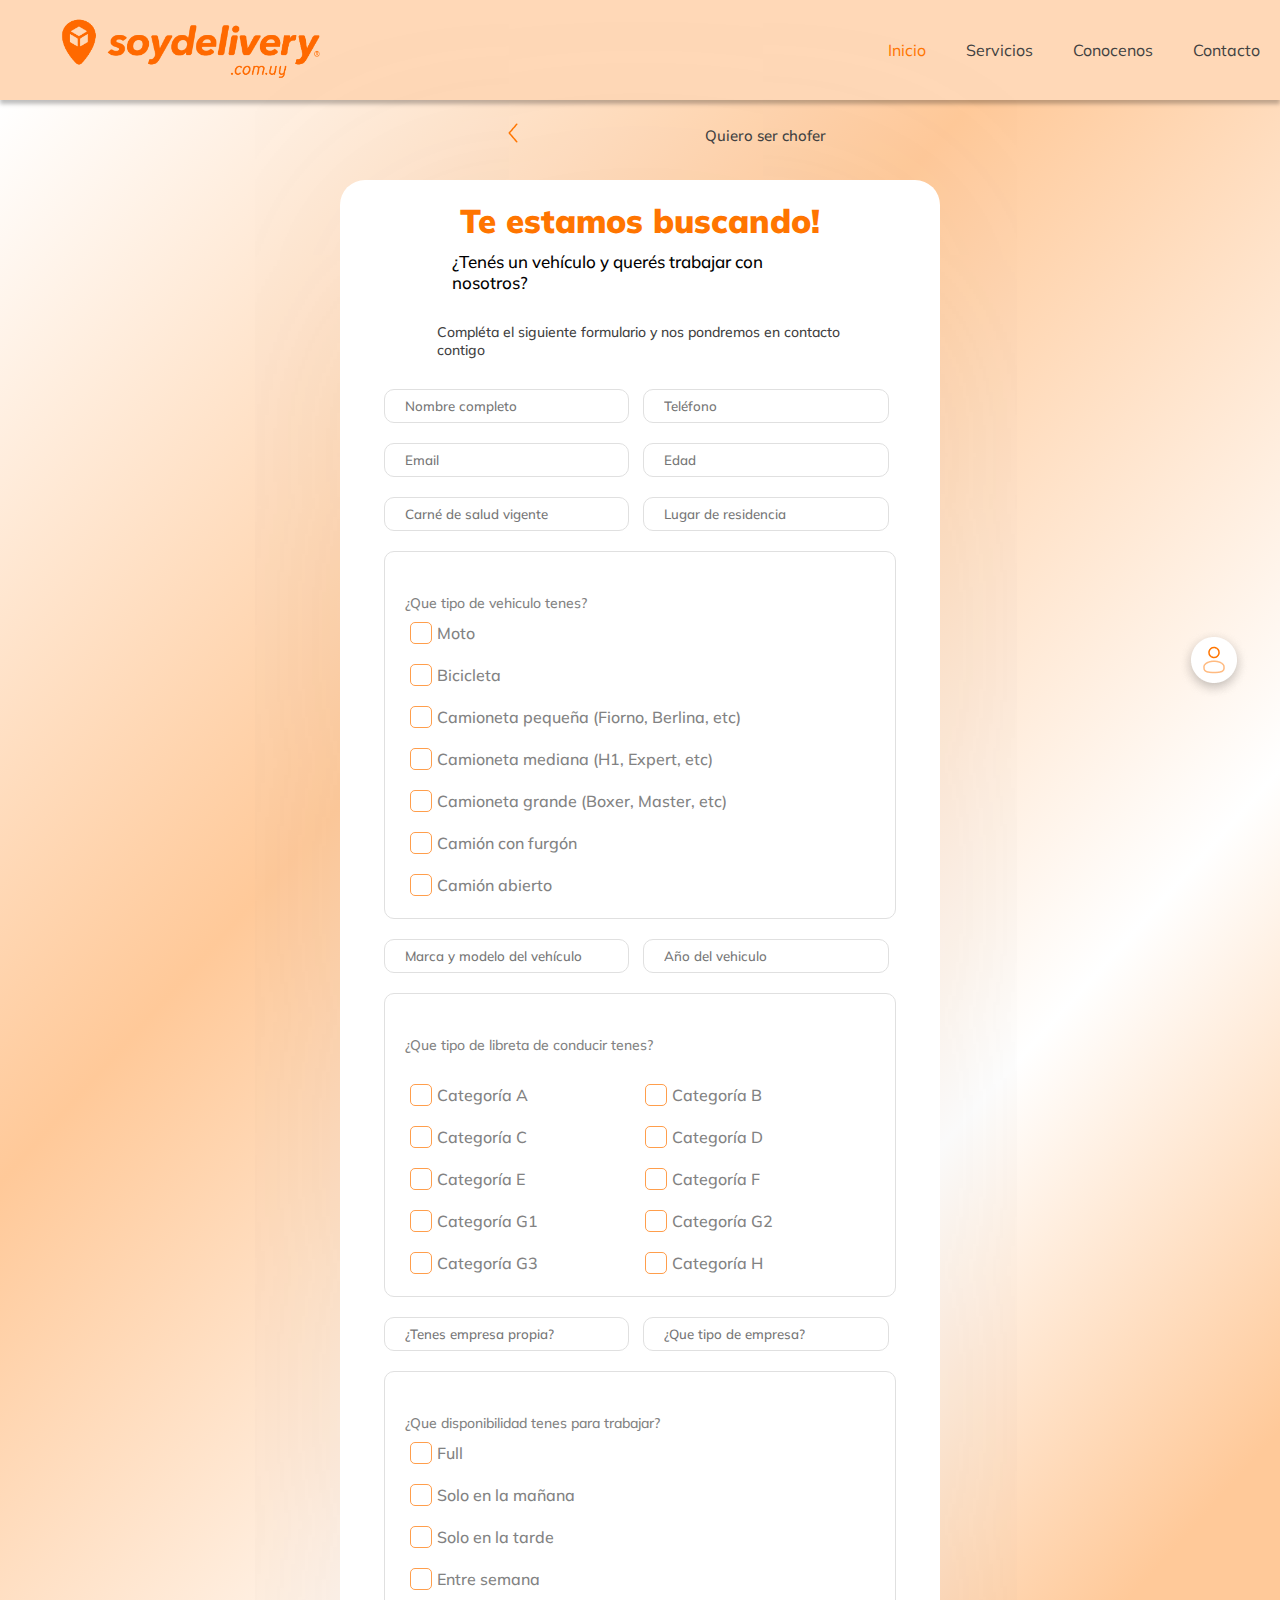
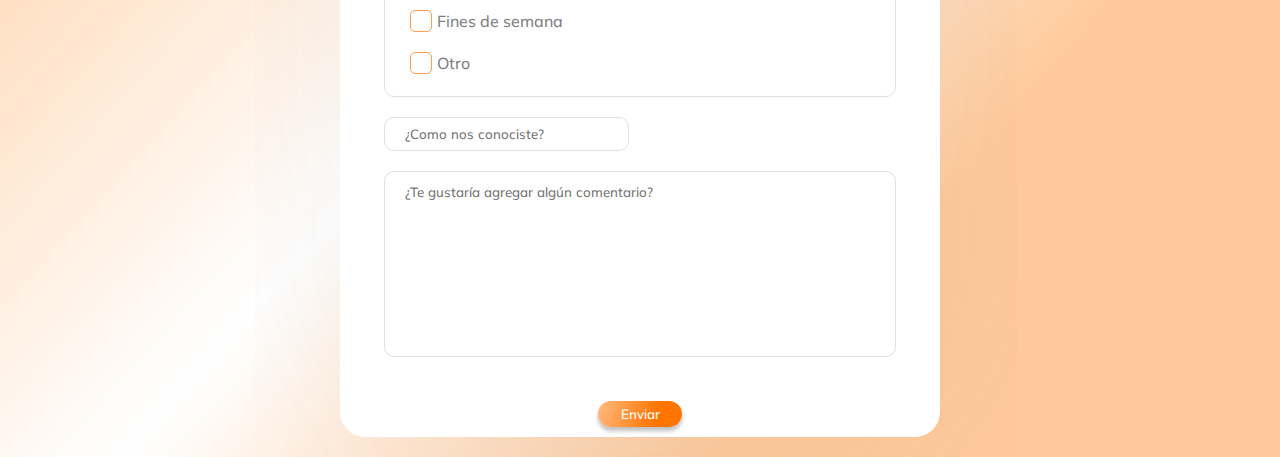
<file: driver.html>
<!DOCTYPE html>
<html lang="en">
  <head>
    <meta charset="UTF-8" />
    <meta http-equiv="X-UA-Compatible" content="IE=edge" />
    <meta name="viewport" content="width=device-width, initial-scale=1.0" />
    <title>Driver</title>
    <link rel="stylesheet" href="/css/general.css" />
    <link rel="stylesheet" href="/css/forms.css" />
    <link
      rel="stylesheet"
      href="https://cdnjs.cloudflare.com/ajax/libs/font-awesome/6.4.0/css/all.min.css"
      integrity="sha512-iecdLmaskl7CVkqkXNQ/ZH/XLlvWZOJyj7Yy7tcenmpD1ypASozpmT/E0iPtmFIB46ZmdtAc9eNBvH0H/ZpiBw=="
      crossorigin="anonymous"
      referrerpolicy="no-referrer"
    />
    <link rel="preconnect" href="https://fonts.googleapis.com" />
    <link rel="preconnect" href="https://fonts.gstatic.com" crossorigin />
    <link
      href="https://fonts.googleapis.com/css2?family=Mulish:wght@500&display=swap"
      rel="stylesheet"
    />
    <script defer src="/js/index.js"></script>
  </head>
  <body>
    <header>
      <nav class="navbar">
        <div class="logo">
          <a href="/index.html">
            <img src="/img/logoSoyDelivery_naranjaFondoTr.jpg" alt="" />
          </a>
        </div>
        <ul class="list-no-mobile">
          <li><a class="inicio" href="/index.html">Inicio</a></li>
          <li><a href="">Servicios</a></li>
          <li><a href="/AboutUs.html">Conocenos</a></li>
          <li>
            <a id="contact-desktop"
              >Contacto
              <i class="fa-solid fa-chevron-down"></i>
            </a>
            <ul class="sub-menu-desktop" id="sub-menu-desktop">
              <li>
                <a href="/service.html">Cotiza tus servicios</a>
              </li>
              <li>
                <a href="/work.html">Trabaja con nosotros</a>
              </li>
              <li>
                <a href="/driver.html">Quiero ser chofer</a>
              </li>
            </ul>
          </li>
        </ul>
        <div class="icon-hamburger">
          <i id="icon_hamburger" class="fa-solid fa-bars"></i>
        </div>

        <div class="dropdown_menu" id="drop_menu">
          <li><a href="/index.html">Inicio</a></li>
          <li><a href="#">Servicios</a></li>
          <li><a href="/AboutUs.html">Conocenos</a></li>
          <li class="contact" id="contact">
            <a>Contacto <i class="fa-solid fa-chevron-down"></i></a>
          </li>
        </div>
        <ul class="sub_menu" id="sub_menu">
          <li>
            <a href="/service.html">Cotiza tus servicios</a>
          </li>
          <li>
            <a href="/work.html">Trabaja con nosotros</a>
          </li>
          <li>
            <a href="/driver.html">Quiero ser chofer</a>
          </li>
        </ul>
      </nav>
    </header>

    <main>
      <div class="back">
        <a href="/index.html"> <img src="/img/icons/back.png" alt="" /></a>
        <div>
          <p>Quiero ser chofer</p>
        </div>
      </div>
      <form action="" class="forms_group">
        <h1>Te estamos buscando!</h1>
        <h5 class="titles-form title-driver">
          ¿Tenés un vehículo y querés trabajar con nosotros?
        </h5>
        <p class="sub_title">
          Compléta el siguiente formulario y nos pondremos en contacto contigo
        </p>
        <div class="container_forms">
          <div>
            <input type="text" placeholder="Nombre completo" />
            <input type="text" placeholder="Teléfono" />
          </div>
          <div>
            <input type="email" placeholder="Email" />
            <input type="text" placeholder="Edad" />
          </div>
          <div>
            <input type="text" placeholder="Carné de salud vigente" />
            <input type="text" placeholder="Lugar de residencia" />
          </div>

          <div class="vehicle">
            <p>¿Que tipo de vehiculo tenes?</p>
            <div class="vehicle_checks">
              <input type="checkbox" name="" id="moto" />
              <label for="moto">Moto</label>
            </div>
            <div class="vehicle_checks">
              <input type="checkbox" name="" id="bici" />
              <label for="bici">Bicicleta</label>
            </div>
            <div class="vehicle_checks">
              <input type="checkbox" name="" id="cam-samll" />
              <label for="cam-samll"
                >Camioneta pequeña (Fiorno, Berlina, etc)</label
              >
            </div>
            <div class="vehicle_checks">
              <input type="checkbox" name="" id="cam-med" />
              <label for="cam-med">Camioneta mediana (H1, Expert, etc)</label>
            </div>
            <div class="vehicle_checks">
              <input type="checkbox" name="" id="cam-big" />
              <label for="cam-big">Camioneta grande (Boxer, Master, etc)</label>
            </div>
            <div class="vehicle_checks">
              <input type="checkbox" name="" id="furgon" />
              <label for="furgon">Camión con furgón</label>
            </div>
            <div class="vehicle_checks">
              <input type="checkbox" name="" id="cam-open" />
              <label for="cam-open">Camión abierto</label>
            </div>
          </div>
          <div>
            <input type="text" placeholder="Marca y modelo del vehículo" />
            <input type="number" name="" id="" placeholder="Año del vehiculo" />
          </div>

          <div class="vehicle_cats">
            <p>¿Que tipo de libreta de conducir tenes?</p>
            <div class="grid">
              <div class="vehicle_checks">
                <input type="checkbox" name="" id="cat_a" />
                <label for="cat_a">Categoría A</label>
              </div>
              <div class="vehicle_checks">
                <input type="checkbox" name="" id="cat_b" />
                <label for="cat_b">Categoría B</label>
              </div>
              <div class="vehicle_checks">
                <input type="checkbox" name="" id="cat_c" />
                <label for="cat_c">Categoría C</label>
              </div>
              <div class="vehicle_checks">
                <input type="checkbox" name="" id="cat_d" />
                <label for="cat_d">Categoría D</label>
              </div>
              <div class="vehicle_checks">
                <input type="checkbox" name="" id="cat_e" />
                <label for="cat_e">Categoría E</label>
              </div>
              <div class="vehicle_checks">
                <input type="checkbox" name="" id="cat_f" />
                <label for="cat_f">Categoría F</label>
              </div>
              <div class="vehicle_checks">
                <input type="checkbox" name="" id="cat_g1" />
                <label for="cat_g1">Categoría G1</label>
              </div>
              <div class="vehicle_checks">
                <input type="checkbox" name="" id="cat_g2" />
                <label for="cat_g2">Categoría G2</label>
              </div>
              <div class="vehicle_checks">
                <input type="checkbox" name="" id="cat_g3" />
                <label for="cat_g3">Categoría G3</label>
              </div>
              <div class="vehicle_checks">
                <input type="checkbox" name="" id="cat_h" />
                <label for="cat_h">Categoría H</label>
              </div>
            </div>
          </div>
          <div>
            <input type="text" placeholder="¿Tenes empresa propia?" />
            <input
              type="number"
              name=""
              id=""
              placeholder="¿Que tipo de empresa?"
            />
          </div>
          <div>
            <div class="vehicle">
              <p>¿Que disponibilidad tenes para trabajar?</p>
              <div class="vehicle_checks">
                <input type="checkbox" name="" id="" />
                <label>Full</label>
              </div>
              <div class="vehicle_checks">
                <input type="checkbox" name="" id="" />
                <label>Solo en la mañana</label>
              </div>
              <div class="vehicle_checks">
                <input type="checkbox" name="" id="" />
                <label>Solo en la tarde</label>
              </div>
              <div class="vehicle_checks">
                <input type="checkbox" name="" id="" />
                <label>Entre semana</label>
              </div>
              <div class="vehicle_checks">
                <input type="checkbox" name="" id="" />
                <label>Fines de semana</label>
              </div>
              <div class="vehicle_checks">
                <input type="checkbox" name="" id="" />
                <label>Otro</label>
              </div>
            </div>
          </div>
          <input type="text" placeholder="¿Como nos conociste?" />
          <textarea
            name=""
            id=""
            cols="65"
            rows="10"
            placeholder="¿Te gustaría agregar algún comentario?"
          ></textarea>
        </div>
        <button type="submit">Enviar</button>
      </form>
      <div class="chat-container" id="chat-container">
        <div class="chat-header">
          <span class="chat-delivery-logo">SD</span>
          <span class="name-company">Soydelivery</span>
          <button class="chat-close" id="chat-close">X</button>
        </div>
        <div class="chat-messages">
          <div class="chat-messages-logo">SD</div>
          <div class="message">
            <p class="titles">
              Bienvenido a soydelivery. Es un gusto ayudarte hoy!
            </p>
            <p class="titles">
              Porfavor indica el numero de opción que deseas :
            </p>
            <ol class="list-chat">
              <li><p>Consultar el estado de un pedido</p></li>
              <li><p>Devolucion de un paquete</p></li>
              <li><p>Cambiar dirección u horario de entrega</p></li>
              <li><p>Cancelar un paquete</p></li>
              <li><p>Hablar con un agente</p></li>
              <li><p>Consulta comercial</p></li>
              <li><p>Solicitud de retiro</p></li>
              <li><p>Quiero ser conductor</p></li>
              <li><p>Finalizar atención</p></li>
            </ol>
          </div>
        </div>
        <div class="chat-input">
          <input type="text" placeholder="Escribe tu mensaje..." />
          <img src="/img/icons/send.png" alt="" />
        </div>
      </div>

      <img
        class="boton-flotante"
        id="btnChat"
        src="/img/icons/chatbottttt.png"
        alt=""
      />
    </main>
  </body>
</html>
</file>
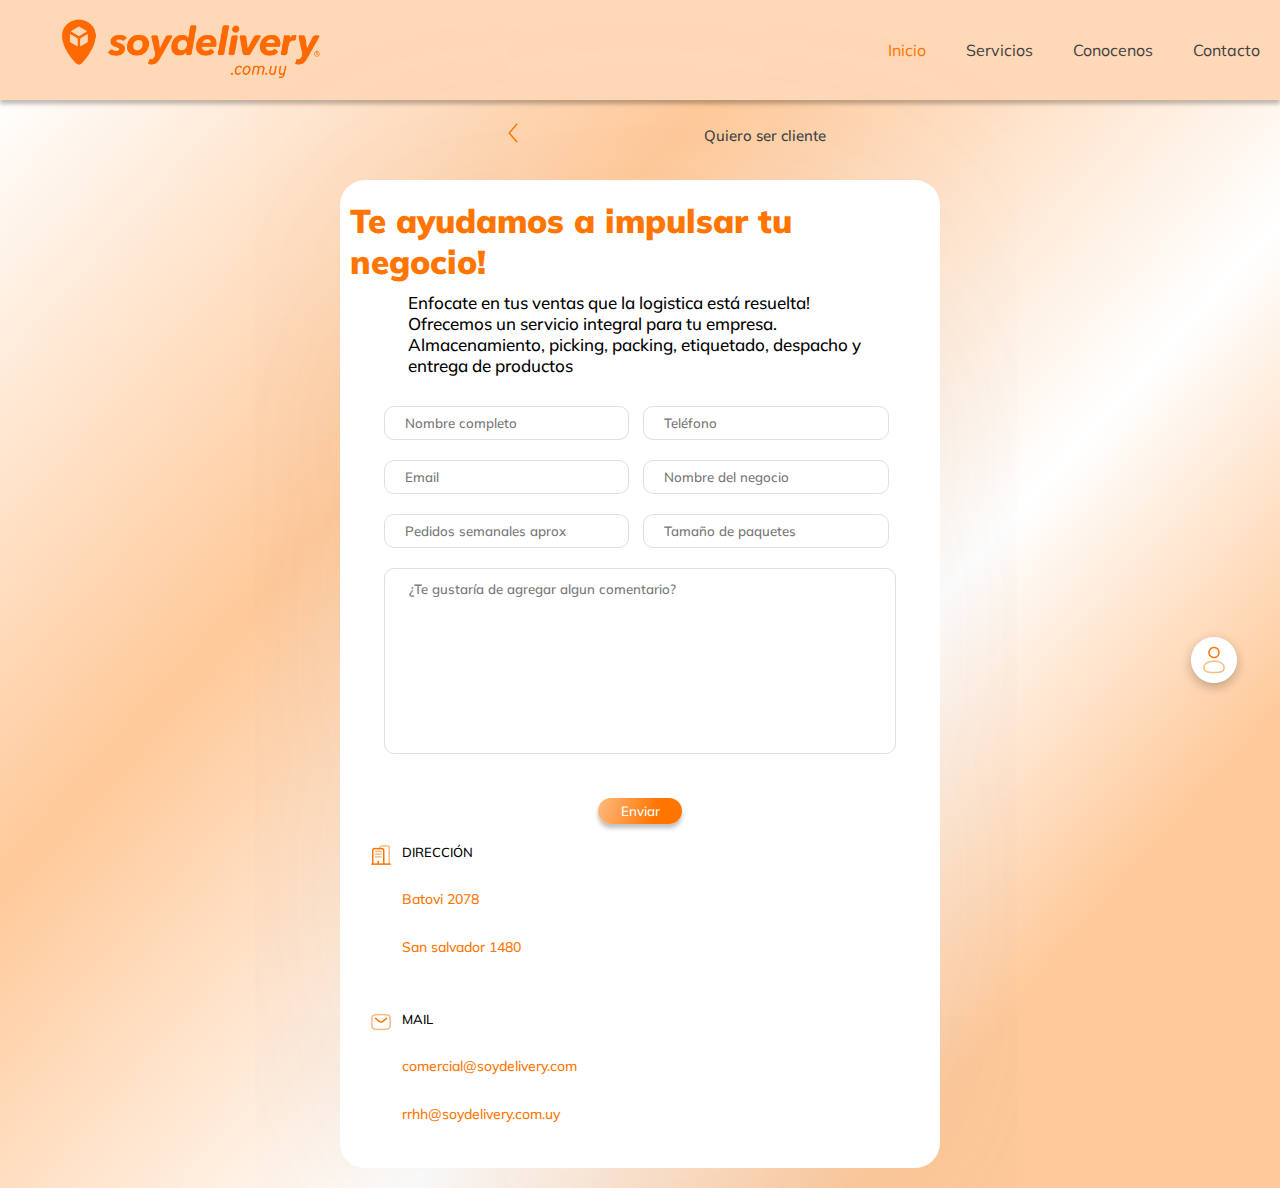
<file: Fullfilment.html>
<!DOCTYPE html>
<html lang="en">
  <head>
    <meta charset="UTF-8" />
    <meta http-equiv="X-UA-Compatible" content="IE=edge" />
    <meta name="viewport" content="width=device-width, initial-scale=1.0" />
    <title>Fullfilment</title>
    <link rel="stylesheet" href="/css/general.css" />
    <link rel="stylesheet" href="/css/forms.css" />
    <link
      rel="stylesheet"
      href="https://cdnjs.cloudflare.com/ajax/libs/font-awesome/6.4.0/css/all.min.css"
      integrity="sha512-iecdLmaskl7CVkqkXNQ/ZH/XLlvWZOJyj7Yy7tcenmpD1ypASozpmT/E0iPtmFIB46ZmdtAc9eNBvH0H/ZpiBw=="
      crossorigin="anonymous"
      referrerpolicy="no-referrer"
    />
    <link rel="preconnect" href="https://fonts.googleapis.com" />
    <link rel="preconnect" href="https://fonts.gstatic.com" crossorigin />
    <link
      href="https://fonts.googleapis.com/css2?family=Mulish:wght@500&display=swap"
      rel="stylesheet"
    />
    <script defer src="/js/index.js"></script>
  </head>
  <body>
    <header>
      <nav class="navbar">
        <div class="logo">
          <a href="/index.html">
            <img src="/img/logoSoyDelivery_naranjaFondoTr.jpg" alt="" />
          </a>
        </div>
        <ul class="list-no-mobile">
          <li><a class="inicio" href="/index.html">Inicio</a></li>
          <li><a href="">Servicios</a></li>
          <li><a href="/AboutUs.html">Conocenos</a></li>
          <li>
            <a id="contact-desktop"
              >Contacto
              <i class="fa-solid fa-chevron-down"></i>
            </a>
            <ul class="sub-menu-desktop" id="sub-menu-desktop">
              <li>
                <a href="/service.html">Cotiza tus servicios</a>
              </li>
              <li>
                <a href="/work.html">Trabaja con nosotros</a>
              </li>
              <li>
                <a href="/driver.html">Quiero ser chofer</a>
              </li>
            </ul>
          </li>
        </ul>
        <div class="icon-hamburger">
          <i id="icon_hamburger" class="fa-solid fa-bars"></i>
        </div>

        <div class="dropdown_menu" id="drop_menu">
          <li><a href="/index.html">Inicio</a></li>
          <li><a href="#">Servicios</a></li>
          <li><a href="/AboutUs.html">Conocenos</a></li>
          <li class="contact" id="contact">
            <a>Contacto <i class="fa-solid fa-chevron-down"></i></a>
          </li>
        </div>
        <ul class="sub_menu" id="sub_menu">
          <li>
            <a href="/service.html">Cotiza tus servicios</a>
          </li>
          <li>
            <a href="/work.html">Trabaja con nosotros</a>
          </li>
          <li>
            <a href="/driver.html">Quiero ser chofer</a>
          </li>
        </ul>
      </nav>
    </header>

    <main>
      <div class="back">
        <a href="/index.html"> <img src="/img/icons/back.png" alt="" /></a>
        <div>
          <p>Quiero ser cliente</p>
        </div>
      </div>
      <form action="" class="forms_group">
        <h1>Te ayudamos a impulsar tu negocio!</h1>
        <h5 class="titles-form">
          Enfocate en tus ventas que la logistica está resuelta! Ofrecemos un
          servicio integral para tu empresa. Almacenamiento, picking, packing,
          etiquetado, despacho y entrega de productos
        </h5>
        <div class="container_forms">
          <div>
            <input type="text" placeholder="Nombre completo" />
            <input type="text" placeholder="Teléfono" />
          </div>
          <div>
            <input type="email" placeholder="Email" />
            <input type="text" placeholder="Nombre del negocio" />
          </div>
          <div>
            <input type="number" placeholder="Pedidos semanales aprox" />
            <input type="text" placeholder="Tamaño de paquetes" />
          </div>
          <textarea
            name=""
            id=""
            cols="30"
            rows="10"
            placeholder=" ¿Te gustaría de agregar algun comentario?"
          ></textarea>
        </div>
        <button type="submit">Enviar</button>
        <div class="footer_forms">
          <div class="group_footer_forms">
            <i> <img src="/img/icons/dirección.png" alt="" /></i>
            <div>
              <h3>DIRECCIÓN</h3>
              <p>Batovi 2078</p>
              <p>San salvador 1480</p>
            </div>
          </div>

          <div class="group_footer_forms">
            <i> <img src="/img/icons/mail.png" alt="" /></i>
            <div>
              <h3>MAIL</h3>
              <p>comercial@soydelivery.com</p>
              <p>rrhh@soydelivery.com.uy</p>
            </div>
          </div>
        </div>
      </form>
      <div class="chat-container" id="chat-container">
        <div class="chat-header">
          <span class="chat-delivery-logo">SD</span>
          <span class="name-company">Soydelivery</span>
          <button class="chat-close" id="chat-close">X</button>
        </div>
        <div class="chat-messages">
          <div class="chat-messages-logo">SD</div>
          <div class="message">
            <p class="titles">
              Bienvenido a soydelivery. Es un gusto ayudarte hoy!
            </p>
            <p class="titles">
              Porfavor indica el numero de opción que deseas :
            </p>
            <ol class="list-chat">
              <li><p>Consultar el estado de un pedido</p></li>
              <li><p>Devolucion de un paquete</p></li>
              <li><p>Cambiar dirección u horario de entrega</p></li>
              <li><p>Cancelar un paquete</p></li>
              <li><p>Hablar con un agente</p></li>
              <li><p>Consulta comercial</p></li>
              <li><p>Solicitud de retiro</p></li>
              <li><p>Quiero ser conductor</p></li>
              <li><p>Finalizar atención</p></li>
            </ol>
          </div>
        </div>
        <div class="chat-input">
          <input type="text" placeholder="Escribe tu mensaje..." />
          <img src="/img/icons/send.png" alt="" />
        </div>
      </div>

      <img
        class="boton-flotante"
        id="btnChat"
        src="/img/icons/chatbottttt.png"
        alt=""
      />
    </main>
  </body>
</html>
</file>
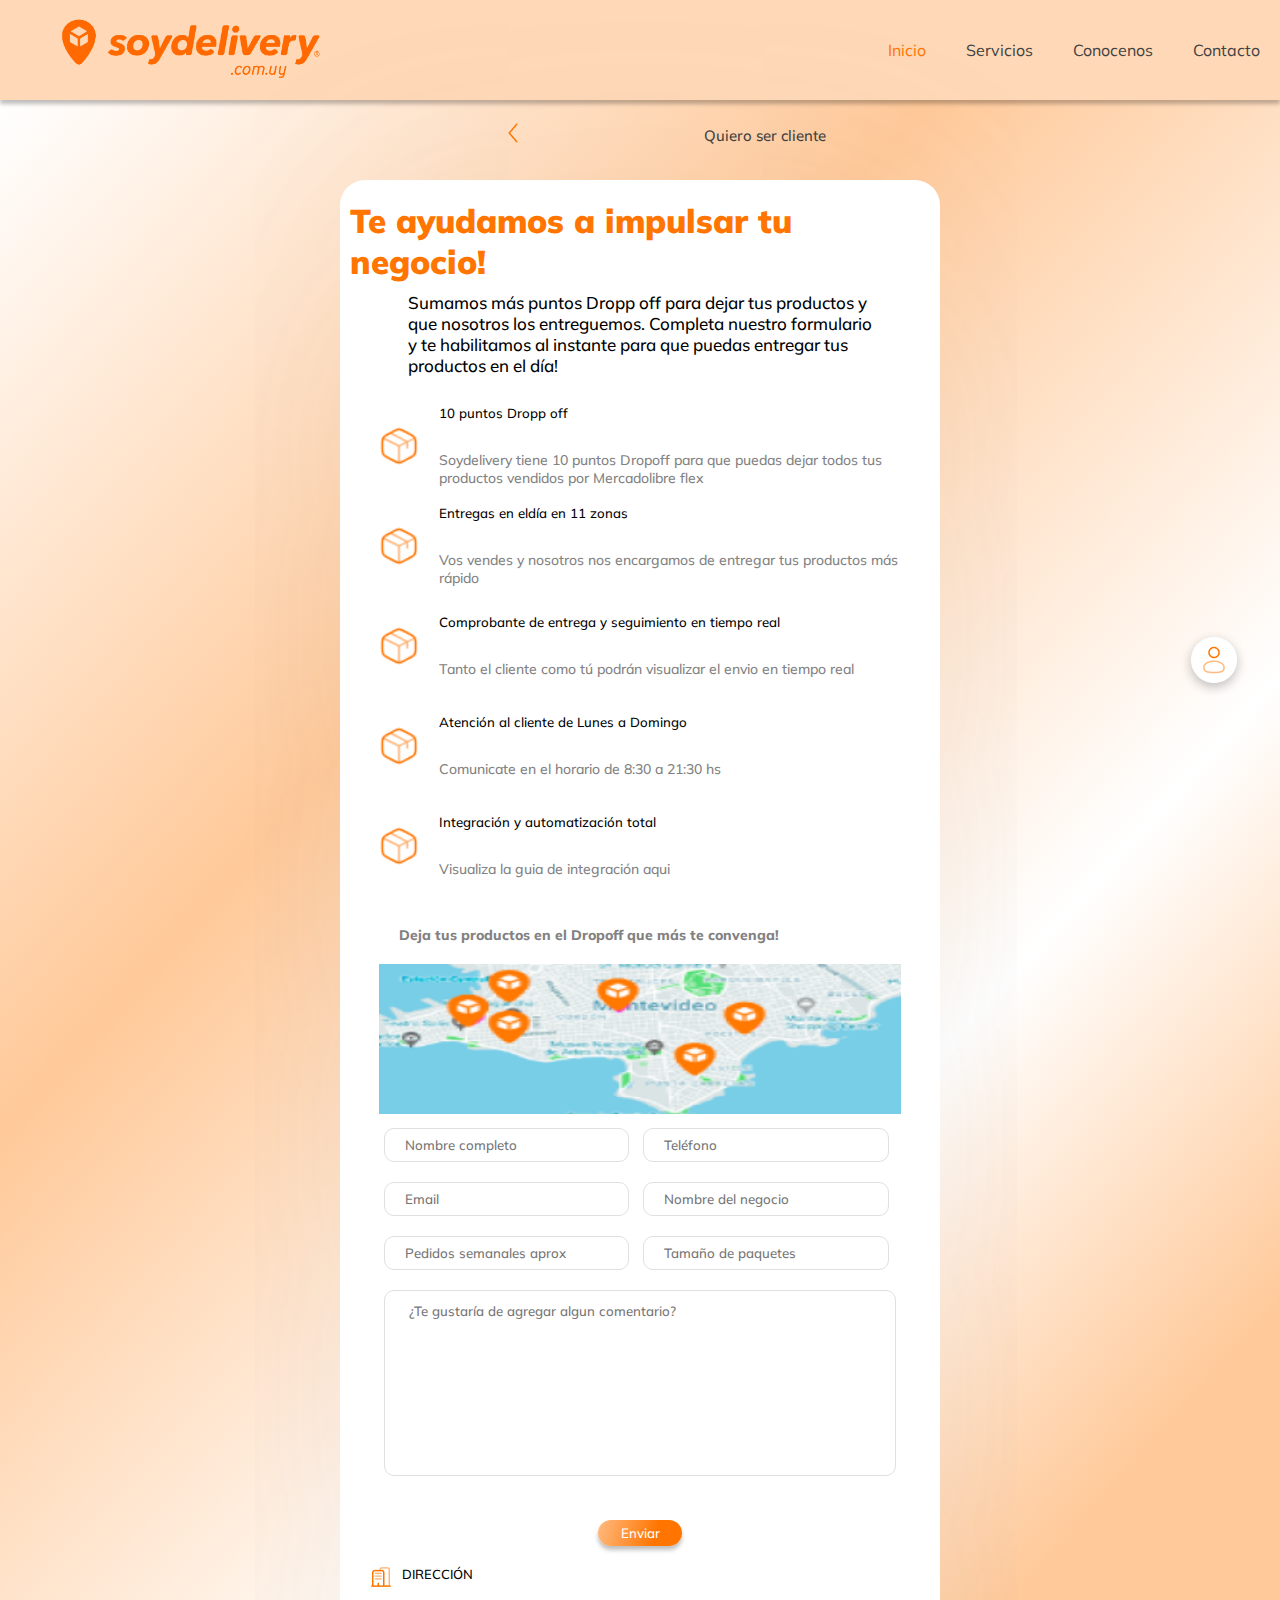
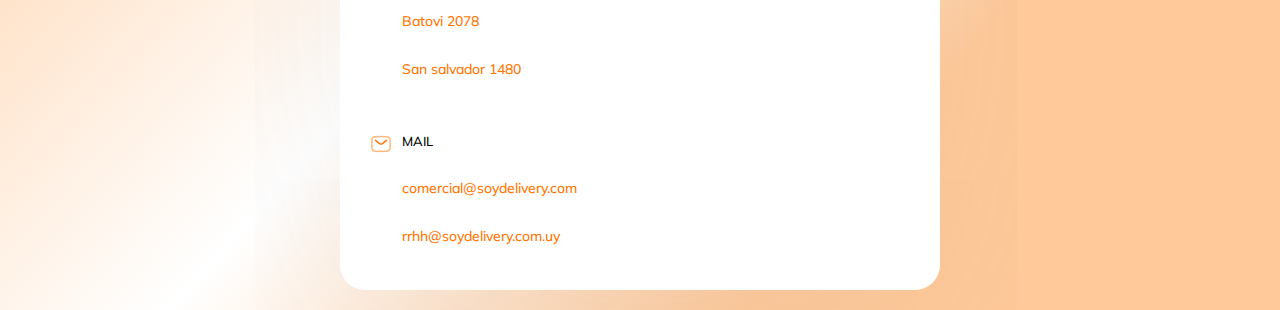
<file: MLFlex.html>
<!DOCTYPE html>
<html lang="en">
  <head>
    <meta charset="UTF-8" />
    <meta http-equiv="X-UA-Compatible" content="IE=edge" />
    <meta name="viewport" content="width=device-width, initial-scale=1.0" />
    <title>ML Flex</title>
    <link rel="stylesheet" href="/css/general.css" />
    <link rel="stylesheet" href="/css/forms.css" />
    <link
    rel="stylesheet"
    href="https://cdnjs.cloudflare.com/ajax/libs/font-awesome/6.4.0/css/all.min.css"
    integrity="sha512-iecdLmaskl7CVkqkXNQ/ZH/XLlvWZOJyj7Yy7tcenmpD1ypASozpmT/E0iPtmFIB46ZmdtAc9eNBvH0H/ZpiBw=="
    crossorigin="anonymous"
    referrerpolicy="no-referrer"
  />
  <link rel="preconnect" href="https://fonts.googleapis.com">
<link rel="preconnect" href="https://fonts.gstatic.com" crossorigin>
<link href="https://fonts.googleapis.com/css2?family=Mulish:wght@500&display=swap" rel="stylesheet">
  <script defer src="/js/index.js"></script>
  </head>
  <body>
    <header>
      <nav class="navbar">
        <div class="logo">
          <a href="/index.html">
            <img
              src="/img/logoSoyDelivery_naranjaFondoTr.jpg"
              alt=""
            />
          </a>
        </div>
        <ul class="list-no-mobile">
          <li><a class="inicio" href="/index.html">Inicio</a></li>
          <li><a href="">Servicios</a></li>
          <li><a href="/AboutUs.html">Conocenos</a></li>
          <li>
            <a id="contact-desktop"
              >Contacto
              <i class="fa-solid fa-chevron-down"></i>
            </a>
            <ul class="sub-menu-desktop" id="sub-menu-desktop">
              <li>
                <a href="/service.html">Cotiza tus servicios</a>
              </li>
              <li>
                <a href="/work.html">Trabaja con nosotros</a>
              </li>
              <li>
                <a href="/driver.html">Quiero ser chofer</a>
              </li>
            </ul>
          </li>
        </ul>
        <div class="icon-hamburger">
          <i id="icon_hamburger" class="fa-solid fa-bars"></i>
        </div>

        <div class="dropdown_menu" id="drop_menu">
          <li><a href="/index.html">Inicio</a></li>
          <li><a href="#">Servicios</a></li>
          <li><a href="/AboutUs.html">Conocenos</a></li>
          <li class="contact" id="contact">
            <a>Contacto <i class="fa-solid fa-chevron-down"></i></a>
          </li>
        </div>
        <ul class="sub_menu" id="sub_menu">
          <li>
            <a href="/service.html">Cotiza tus servicios</a>
          </li>
          <li>
            <a href="/work.html">Trabaja con nosotros</a>
          </li>
          <li>
            <a href="/driver.html">Quiero ser chofer</a>
          </li>
        </ul>
      </nav>
    </header>
    <main>

      <div class="back">
        <a href="/index.html">
          <img src="/img/icons/back.png" alt=""
        /></a>
        <div>
          <p>Quiero ser cliente</p>
        </div>
      </div>
  
      <form action="" class="forms_group">
        <h1>Te ayudamos a impulsar tu negocio!</h1>
        <h5 class="titles-form">
          Sumamos más puntos Dropp off para dejar tus productos y que nosotros los
          entreguemos. Completa nuestro formulario y te habilitamos al instante
          para que puedas entregar tus productos en el día!
        </h5>
        <div class="container_forms">
          <div class="info-dropp">
            <img src="/img/icons/box.png" alt="">
            <div>
              <h5>10 puntos Dropp off</h5>
              <p>Soydelivery tiene 10 puntos Dropoff para que puedas dejar todos tus productos vendidos por Mercadolibre flex</p>
            </div>
          </div>
  
          <div class="info-dropp"> 
            <img src="/img/icons/box.png" alt="">
            <div>
              <h5>Entregas en eldía en 11 zonas</h5>
              <p>Vos vendes y nosotros nos encargamos de entregar tus productos más rápido</p>
            </div>
          </div>
  
          <div class="info-dropp">
            <img src="/img/icons/box.png" alt="">
            <div>
              <h5>Comprobante de entrega y seguimiento en tiempo real</h5>
              <p>Tanto el cliente como tú podrán visualizar el envio en tiempo real</p>
            </div>
          </div>
  
          <div class="info-dropp">
            <img src="/img/icons/box.png" alt="">
            <div>
              <h5>Atención al cliente de Lunes a Domingo</h5>
              <p>Comunicate en el horario de 8:30 a 21:30 hs</p>
            </div>
          </div>
  
          <div class="info-dropp">
            <img src="/img/icons/box.png" alt="">
            <div>
              <h5>Integración y automatización total</h5>
              <p>Visualiza la guia de integración aqui</p>
            </div>
          </div>
  
        <p class="title-dropp">Deja tus productos en el Dropoff que más te convenga!</p>
        <div class="map">
          <img src="/img/image 2.png" alt="Mapa">
        </div>
        <div>
          <input type="text" placeholder="Nombre completo" />
          <input type="text" placeholder="Teléfono" />
        </div>
        <div>
          <input type="email" placeholder="Email" />
          <input type="text" placeholder="Nombre del negocio" />
        </div>
        <div>
          <input type="number" placeholder="Pedidos semanales aprox" />
          <input type="text" placeholder="Tamaño de paquetes" />
        </div>
        <textarea
          name=""
          id=""
          cols="3"
          rows="10"
          placeholder=" ¿Te gustaría de agregar algun comentario?"
        ></textarea>
      </div>
        <button type="submit">Enviar</button>
        <div class="footer_forms">
          <div class="group_footer_forms">
            <i> <img src="/img/icons/dirección.png" alt="" /></i>
            <div>
              <h3>DIRECCIÓN</h3>
              <p>Batovi 2078</p>
              <p>San salvador 1480</p>
            </div>
          </div>
  
          <div class="group_footer_forms">
            <i> <img src="/img/icons/mail.png" alt="" /></i>
            <div>
              <h3>MAIL</h3>
              <p>comercial@soydelivery.com</p>
              <p>rrhh@soydelivery.com.uy</p>
            </div>
          </div>
        </div>
      </div>
      </form>

      <div class="chat-container" id="chat-container">
        <div class="chat-header">
          <span class="chat-delivery-logo">SD</span>
          <span class="name-company">Soydelivery</span>
          <button class="chat-close" id="chat-close">X</button>
        </div>
        <div class="chat-messages">
          <div class="chat-messages-logo">SD</div>
          <div class="message">
            <p class="titles">
              Bienvenido a soydelivery. Es un gusto ayudarte hoy!
            </p>
            <p class="titles">
              Porfavor indica el numero de opción que deseas :
            </p>
            <ol class="list-chat">
              <li><p>Consultar el estado de un pedido</p></li>
              <li><p>Devolucion de un paquete</p></li>
              <li><p>Cambiar dirección u horario de entrega</p></li>
              <li><p>Cancelar un paquete</p></li>
              <li><p>Hablar con un agente</p></li>
              <li><p>Consulta comercial</p></li>
              <li><p>Solicitud de retiro</p></li>
              <li><p>Quiero ser conductor</p></li>
              <li><p>Finalizar atención</p></li>
            </ol>
          </div>
        </div>
        <div class="chat-input">
          <input type="text" placeholder="Escribe tu mensaje..." />
          <img src="/img/icons/send.png" alt="" />
        </div>
      </div>

      <img
        class="boton-flotante"
        id="btnChat"
        src="/img/icons/chatbottttt.png"
        alt=""
      />
    </main>
  </body>
</html>
</file>
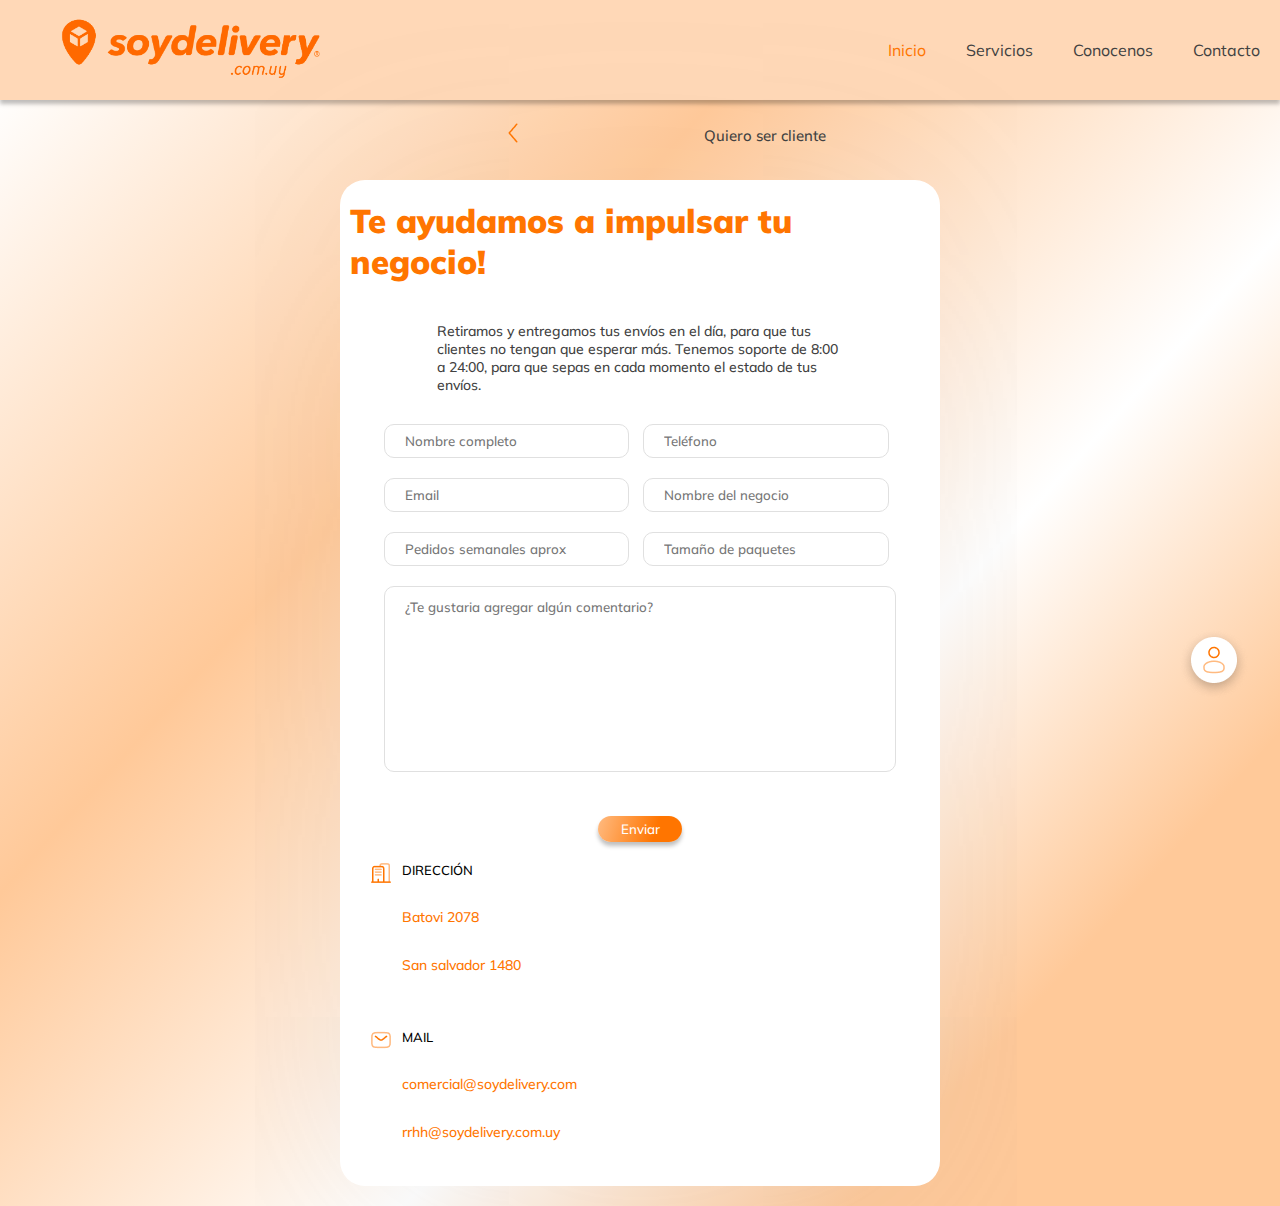
<file: SameDay.html>
<!DOCTYPE html>
<html lang="en">
  <head>
    <meta charset="UTF-8" />
    <meta http-equiv="X-UA-Compatible" content="IE=edge" />
    <meta name="viewport" content="width=device-width, initial-scale=1.0" />
    <title>SameDay</title>
    <link
      rel="shortcut icon"
      href="/img/logoSoyDelivery_naranjaFondoTr.jpg"
      type="image/x-icon"
    />
    <link rel="stylesheet" href="/css/general.css" />
    <link rel="stylesheet" href="/css/forms.css" />
    <link
      rel="stylesheet"
      href="https://cdnjs.cloudflare.com/ajax/libs/font-awesome/6.4.0/css/all.min.css"
      integrity="sha512-iecdLmaskl7CVkqkXNQ/ZH/XLlvWZOJyj7Yy7tcenmpD1ypASozpmT/E0iPtmFIB46ZmdtAc9eNBvH0H/ZpiBw=="
      crossorigin="anonymous"
      referrerpolicy="no-referrer"
    />
    <link rel="preconnect" href="https://fonts.googleapis.com" />
    <link rel="preconnect" href="https://fonts.gstatic.com" crossorigin />
    <link
      href="https://fonts.googleapis.com/css2?family=Mulish:wght@500&display=swap"
      rel="stylesheet"
    />
    <script defer src="/js/index.js"></script>
  </head>
  <body>
    <header>
      <nav class="navbar">
        <div class="logo">
          <a href="/index.html">
            <img src="/img/logoSoyDelivery_naranjaFondoTr.jpg" alt="" />
          </a>
        </div>
        <ul class="list-no-mobile">
          <li><a class="inicio" href="/index.html">Inicio</a></li>
          <li><a href="">Servicios</a></li>
          <li><a href="/AboutUs.html">Conocenos</a></li>
          <li>
            <a id="contact-desktop"
              >Contacto
              <i class="fa-solid fa-chevron-down"></i>
            </a>
            <ul class="sub-menu-desktop" id="sub-menu-desktop">
              <li>
                <a href="/service.html">Cotiza tus servicios</a>
              </li>
              <li>
                <a href="/work.html">Trabaja con nosotros</a>
              </li>
              <li>
                <a href="/driver.html">Quiero ser chofer</a>
              </li>
            </ul>
          </li>
        </ul>
        <div class="icon-hamburger">
          <i id="icon_hamburger" class="fa-solid fa-bars"></i>
        </div>

        <div class="dropdown_menu" id="drop_menu">
          <li><a href="/index.html">Inicio</a></li>
          <li><a href="#">Servicios</a></li>
          <li><a href="/AboutUs.html">Conocenos</a></li>
          <li class="contact" id="contact">
            <a>Contacto <i class="fa-solid fa-chevron-down"></i></a>
          </li>
        </div>
        <ul class="sub_menu" id="sub_menu">
          <li>
            <a href="/service.html">Cotiza tus servicios</a>
          </li>
          <li>
            <a href="/work.html">Trabaja con nosotros</a>
          </li>
          <li>
            <a href="/driver.html">Quiero ser chofer</a>
          </li>
        </ul>
      </nav>
    </header>
    <main>
      <div class="back">
        <a href="/index.html"> <img src="img/icons/back.png" alt="" /></a>
        <div>
          <p>Quiero ser cliente</p>
        </div>
      </div>
      <form action="" class="forms_group">
        <h1>Te ayudamos a impulsar tu negocio!</h1>
        <p class="sub_title">
          Retiramos y entregamos tus envíos en el día, para que tus clientes no
          tengan que esperar más. Tenemos soporte de 8:00 a 24:00, para que
          sepas en cada momento el estado de tus envíos.
        </p>
        <div class="container_forms">
          <div>
            <input type="text" placeholder="Nombre completo" />
            <input type="text" placeholder="Teléfono" />
          </div>

          <div>
            <input type="email" placeholder="Email" />
            <input type="text" placeholder="Nombre del negocio" />
          </div>
          <div>
            <input type="number" placeholder="Pedidos semanales aprox" />
            <input type="text" placeholder="Tamaño de paquetes" />
          </div>
          <textarea
            name=""
            id=""
            cols="30"
            rows="10"
            placeholder="¿Te gustaria agregar algún comentario?"
          ></textarea>
        </div>
        <button type="submit">Enviar</button>

        <div class="footer_forms">
          <div class="group_footer_forms">
            <i> <img src="/img/icons/dirección.png" alt="" /></i>
            <div>
              <h3>DIRECCIÓN</h3>
              <p>Batovi 2078</p>
              <p>San salvador 1480</p>
            </div>
          </div>

          <div class="group_footer_forms">
            <i> <img src="/img/icons/mail.png" alt="" /></i>
            <div>
              <h3>MAIL</h3>
              <p>comercial@soydelivery.com</p>
              <p>rrhh@soydelivery.com.uy</p>
            </div>
          </div>
        </div>
      </form>
      <div class="chat-container" id="chat-container">
        <div class="chat-header">
          <span class="chat-delivery-logo">SD</span>
          <span class="name-company">Soydelivery</span>
          <button class="chat-close" id="chat-close">X</button>
        </div>
        <div class="chat-messages">
          <div class="chat-messages-logo">SD</div>
          <div class="message">
            <p class="titles">
              Bienvenido a soydelivery. Es un gusto ayudarte hoy!
            </p>
            <p class="titles">
              Porfavor indica el numero de opción que deseas :
            </p>
            <ol class="list-chat">
              <li><p>Consultar el estado de un pedido</p></li>
              <li><p>Devolucion de un paquete</p></li>
              <li><p>Cambiar dirección u horario de entrega</p></li>
              <li><p>Cancelar un paquete</p></li>
              <li><p>Hablar con un agente</p></li>
              <li><p>Consulta comercial</p></li>
              <li><p>Solicitud de retiro</p></li>
              <li><p>Quiero ser conductor</p></li>
              <li><p>Finalizar atención</p></li>
            </ol>
          </div>
        </div>
        <div class="chat-input">
          <input type="text" placeholder="Escribe tu mensaje..." />
          <img src="/img/icons/send.png" alt="" />
        </div>
      </div>

      <img
        class="boton-flotante"
        id="btnChat"
        src="/img/icons/chatbottttt.png"
        alt=""
      />
    </main>
  </body>
</html>
</file>
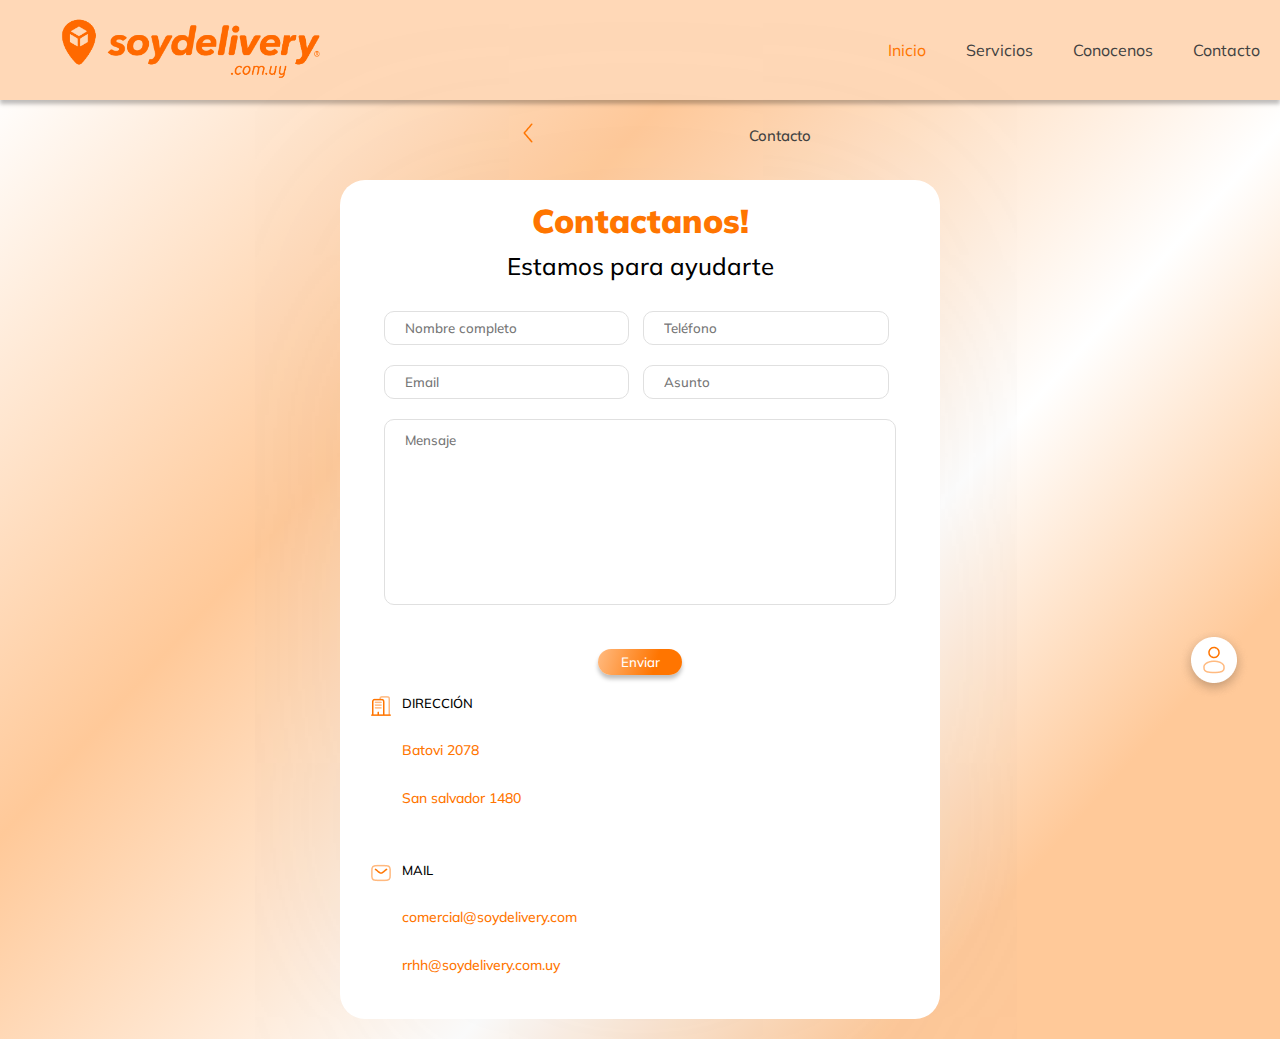
<file: service.html>
<!DOCTYPE html>
<html lang="en">
  <head>
    <meta charset="UTF-8" />
    <meta http-equiv="X-UA-Compatible" content="IE=edge" />
    <meta name="viewport" content="width=device-width, initial-scale=1.0" />
    <title>Cotiza tu servicio</title>
    <link rel="stylesheet" href="/css/general.css" />
    <link rel="stylesheet" href="/css/forms.css" />
    <link
      rel="stylesheet"
      href="https://cdnjs.cloudflare.com/ajax/libs/font-awesome/6.4.0/css/all.min.css"
      integrity="sha512-iecdLmaskl7CVkqkXNQ/ZH/XLlvWZOJyj7Yy7tcenmpD1ypASozpmT/E0iPtmFIB46ZmdtAc9eNBvH0H/ZpiBw=="
      crossorigin="anonymous"
      referrerpolicy="no-referrer"
    />
    <link rel="preconnect" href="https://fonts.googleapis.com" />
    <link rel="preconnect" href="https://fonts.gstatic.com" crossorigin />
    <link
      href="https://fonts.googleapis.com/css2?family=Mulish:wght@500&display=swap"
      rel="stylesheet"
    />
    <script defer src="/js/index.js"></script>
  </head>
  <body>
    <header>
      <nav class="navbar">
        <div class="logo">
          <a href="/index.html">
            <img src="/img/logoSoyDelivery_naranjaFondoTr.jpg" alt="" />
          </a>
        </div>
        <ul class="list-no-mobile">
          <li><a class="inicio" href="/index.html">Inicio</a></li>
          <li><a href="">Servicios</a></li>
          <li><a href="/AboutUs.html">Conocenos</a></li>
          <li>
            <a id="contact-desktop"
              >Contacto
              <i class="fa-solid fa-chevron-down"></i>
            </a>
            <ul class="sub-menu-desktop" id="sub-menu-desktop">
              <li>
                <a href="/service.html">Cotiza tus servicios</a>
              </li>
              <li>
                <a href="/work.html">Trabaja con nosotros</a>
              </li>
              <li>
                <a href="/driver.html">Quiero ser chofer</a>
              </li>
            </ul>
          </li>
        </ul>
        <div class="icon-hamburger">
          <i id="icon_hamburger" class="fa-solid fa-bars"></i>
        </div>

        <div class="dropdown_menu" id="drop_menu">
          <li><a href="/index.html">Inicio</a></li>
          <li><a href="#">Servicios</a></li>
          <li><a href="/AboutUs.html">Conocenos</a></li>
          <li class="contact" id="contact">
            <a>Contacto <i class="fa-solid fa-chevron-down"></i></a>
          </li>
        </div>
        <ul class="sub_menu" id="sub_menu">
          <li>
            <a href="/service.html">Cotiza tus servicios</a>
          </li>
          <li>
            <a href="/work.html">Trabaja con nosotros</a>
          </li>
          <li>
            <a href="/driver.html">Quiero ser chofer</a>
          </li>
        </ul>
      </nav>
    </header>

    <main>
      <div class="back">
        <a href="/index.html"> <img src="/img/icons/back.png" alt="" /></a>
        <p>Contacto</p>
      </div>

      <form action="" class="forms_group">
        <h1>Contactanos!</h1>
        <h2>Estamos para ayudarte</h2>
        <div class="container_forms">
          <div>
            <input type="text" placeholder="Nombre completo" />
            <input type="text" placeholder="Teléfono" />
          </div>

          <div>
            <input type="email" placeholder="Email" />
            <input type="text" placeholder="Asunto" />
          </div>
          <textarea
            name=""
            id=""
            cols="10"
            rows="10"
            placeholder="Mensaje"
          ></textarea>
        </div>
        <button type="submit">Enviar</button>
        <div class="footer_forms">
          <div class="group_footer_forms">
            <i> <img src="/img/icons/dirección.png" alt="" /></i>
            <div>
              <h3>DIRECCIÓN</h3>
              <p>Batovi 2078</p>
              <p>San salvador 1480</p>
            </div>
          </div>

          <div class="group_footer_forms">
            <i> <img src="/img/icons/mail.png" alt="" /></i>
            <div>
              <h3>MAIL</h3>
              <p>comercial@soydelivery.com</p>
              <p>rrhh@soydelivery.com.uy</p>
            </div>
          </div>
        </div>
      </form>
      <div class="chat-container" id="chat-container">
        <div class="chat-header">
          <span class="chat-delivery-logo">SD</span>
          <span class="name-company">Soydelivery</span>
          <button class="chat-close" id="chat-close">X</button>
        </div>
        <div class="chat-messages">
          <div class="chat-messages-logo">SD</div>
          <div class="message">
            <p class="titles">
              Bienvenido a soydelivery. Es un gusto ayudarte hoy!
            </p>
            <p class="titles">
              Porfavor indica el numero de opción que deseas :
            </p>
            <ol class="list-chat">
              <li><p>Consultar el estado de un pedido</p></li>
              <li><p>Devolucion de un paquete</p></li>
              <li><p>Cambiar dirección u horario de entrega</p></li>
              <li><p>Cancelar un paquete</p></li>
              <li><p>Hablar con un agente</p></li>
              <li><p>Consulta comercial</p></li>
              <li><p>Solicitud de retiro</p></li>
              <li><p>Quiero ser conductor</p></li>
              <li><p>Finalizar atención</p></li>
            </ol>
          </div>
        </div>
        <div class="chat-input">
          <input type="text" placeholder="Escribe tu mensaje..." />
          <img src="/img/icons/send.png" alt="" />
        </div>
      </div>

      <img
        class="boton-flotante"
        id="btnChat"
        src="/img/icons/chatbottttt.png"
        alt=""
      />
    </main>
  </body>
</html>
</file>
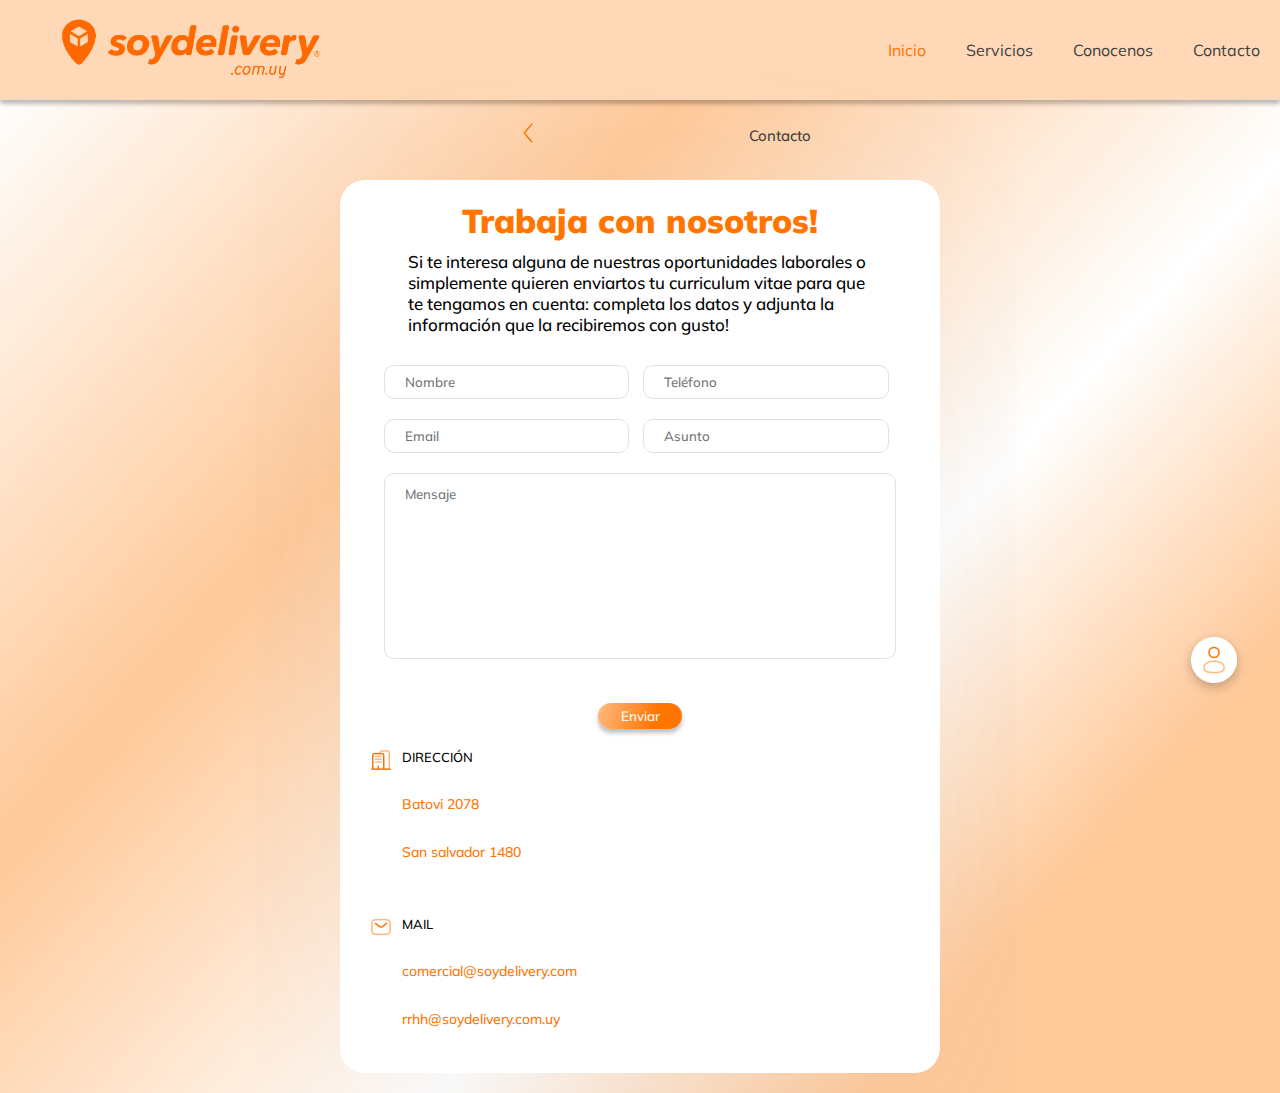
<file: work.html>
<!DOCTYPE html>
<html lang="en">
  <head>
    <meta charset="UTF-8" />
    <meta http-equiv="X-UA-Compatible" content="IE=edge" />
    <meta name="viewport" content="width=device-width, initial-scale=1.0" />
    <title>Trabaja con nosotros</title>
    <link rel="stylesheet" href="/css/general.css" />
    <link rel="stylesheet" href="/css/forms.css" />
    <link
      rel="stylesheet"
      href="https://cdnjs.cloudflare.com/ajax/libs/font-awesome/6.4.0/css/all.min.css"
      integrity="sha512-iecdLmaskl7CVkqkXNQ/ZH/XLlvWZOJyj7Yy7tcenmpD1ypASozpmT/E0iPtmFIB46ZmdtAc9eNBvH0H/ZpiBw=="
      crossorigin="anonymous"
      referrerpolicy="no-referrer"
    />
    <link rel="preconnect" href="https://fonts.googleapis.com" />
    <link rel="preconnect" href="https://fonts.gstatic.com" crossorigin />
    <link
      href="https://fonts.googleapis.com/css2?family=Mulish:wght@500&display=swap"
      rel="stylesheet"
    />
    <script defer src="/js/index.js"></script>
  </head>
  <body>
    <header>
      <nav class="navbar">
        <div class="logo">
          <a href="/index.html">
            <img src="/img/logoSoyDelivery_naranjaFondoTr.jpg" alt="" />
          </a>
        </div>
        <ul class="list-no-mobile">
          <li><a class="inicio" href="/index.html">Inicio</a></li>
          <li><a href="">Servicios</a></li>
          <li><a href="/AboutUs.html">Conocenos</a></li>
          <li>
            <a id="contact-desktop"
              >Contacto
              <i class="fa-solid fa-chevron-down"></i>
            </a>
            <ul class="sub-menu-desktop" id="sub-menu-desktop">
              <li>
                <a href="/service.html">Cotiza tus servicios</a>
              </li>
              <li>
                <a href="/work.html">Trabaja con nosotros</a>
              </li>
              <li>
                <a href="/driver.html">Quiero ser chofer</a>
              </li>
            </ul>
          </li>
        </ul>
        <div class="icon-hamburger">
          <i id="icon_hamburger" class="fa-solid fa-bars"></i>
        </div>

        <div class="dropdown_menu" id="drop_menu">
          <li><a href="/index.html">Inicio</a></li>
          <li><a href="#">Servicios</a></li>
          <li><a href="/AboutUs.html">Conocenos</a></li>
          <li class="contact" id="contact">
            <a>Contacto <i class="fa-solid fa-chevron-down"></i></a>
          </li>
        </div>
        <ul class="sub_menu" id="sub_menu">
          <li>
            <a href="/service.html">Cotiza tus servicios</a>
          </li>
          <li>
            <a href="/work.html">Trabaja con nosotros</a>
          </li>
          <li>
            <a href="/driver.html">Quiero ser chofer</a>
          </li>
        </ul>
      </nav>
    </header>

    <main>
      <div class="back">
        <a href="/index.html"> <img src="/img/icons/back.png" alt="" /></a>
        <div>
          <p>Contacto</p>
        </div>
      </div>

      <form action="" class="forms_group">
        <h1>Trabaja con nosotros!</h1>
        <h5 class="titles-form">
          Si te interesa alguna de nuestras oportunidades laborales o
          simplemente quieren enviartos tu curriculum vitae para que te tengamos
          en cuenta: completa los datos y adjunta la información que la
          recibiremos con gusto!
        </h5>
        <div class="container_forms">
          <input type="text" placeholder="Nombre" />
          <input type="text" placeholder="Teléfono" />
          <input type="email" placeholder="Email" />
          <input type="text" placeholder="Asunto" />
          <textarea
            name=""
            id=""
            cols="10"
            rows="10"
            placeholder="Mensaje"
          ></textarea>
        </div>
        <button type="submit">Enviar</button>

        <div class="footer_forms">
          <div class="group_footer_forms">
            <i> <img src="/img/icons/dirección.png" alt="" /></i>
            <div>
              <h3>DIRECCIÓN</h3>
              <p>Batovi 2078</p>
              <p>San salvador 1480</p>
            </div>
          </div>

          <div class="group_footer_forms">
            <i> <img src="/img/icons/mail.png" alt="" /></i>
            <div>
              <h3>MAIL</h3>
              <p>comercial@soydelivery.com</p>
              <p>rrhh@soydelivery.com.uy</p>
            </div>
          </div>
        </div>
      </form>
      <div class="chat-container" id="chat-container">
        <div class="chat-header">
          <span class="chat-delivery-logo">SD</span>
          <span class="name-company" id="chat-close">Soydelivery</span>
          <button class="chat-close">X</button>
        </div>
        <div class="chat-messages">
          <div class="chat-messages-logo">SD</div>
          <div class="message">
            <p class="titles">
              Bienvenido a soydelivery. Es un gusto ayudarte hoy!
            </p>
            <p class="titles">
              Porfavor indica el numero de opción que deseas :
            </p>
            <ol class="list-chat">
              <li><p>Consultar el estado de un pedido</p></li>
              <li><p>Devolucion de un paquete</p></li>
              <li><p>Cambiar dirección u horario de entrega</p></li>
              <li><p>Cancelar un paquete</p></li>
              <li><p>Hablar con un agente</p></li>
              <li><p>Consulta comercial</p></li>
              <li><p>Solicitud de retiro</p></li>
              <li><p>Quiero ser conductor</p></li>
              <li><p>Finalizar atención</p></li>
            </ol>
          </div>
        </div>
        <div class="chat-input">
          <input type="text" placeholder="Escribe tu mensaje..." />
          <img src="/img/icons/send.png" alt="" />
        </div>
      </div>

      <img
        class="boton-flotante"
        id="btnChat"
        src="/img/icons/chatbottttt.png"
        alt=""
      />
    </main>
  </body>
</html>
</file>
<file: css/general.css>
:root {
    --naranja: #ff7500;
    --naranja_claro: #eb8b38;
    --navbar-color: #FFD8B7;
    --gris: #414141;
}


@import url('https://fonts.googleapis.com/css2?family=Mulish:wght@500&display=swap');

* {
    margin: 0;
    padding: 0;
    box-sizing: border-box;
    font-family: 'Mulish', sans-serif;
    font-weight: 500;
}

main {
    margin: 0 30px;
}

a {
    text-decoration: none;
}

body {

    background: linear-gradient(132deg, rgba(255, 255, 255, 1) 3%, rgba(255, 201, 153, 1) 34%, rgba(255, 255, 255, 1) 63%, rgba(255, 201, 153, 1) 82%);
}

button:hover,
.btn-scale:hover {
    transform: scale(1.1);
}

.navbar {
    display: flex;
    justify-content: space-around;
    align-items: center;
    background-color: var(--navbar-color);
    box-shadow: 0px 4px 4px rgba(0, 0, 0, 0.25);
    height: 100px;
}

.logo {
    width: 50%;
}

.logo img {
    width: 100%;
}

.list-no-mobile {
    display: none;
}

.navbar .icon-hamburger {
    color: var(--naranja);
    font-size: 2.5rem;
}

/*menu*/

.dropdown_menu li,
.sub_menu li {
    list-style: none;
    text-align: center;
    margin: 20px 0px;
}



.dropdown_menu li a,
.sub_menu li a {
    padding: 10px;
    color: var(--gris);
}


.dropdown_menu {
    opacity: 0;
    position: absolute;
    top: 95px;
    width: 100%;
    height: 19%;
    background-color: var(--navbar-color);
    box-shadow: 0px 4px 4px rgba(0, 0, 0, 0.25);
    visibility: hidden;
    transform: translateY(-15px);
    transition: ease-in-out 500ms;
}

.dropdown_menu-visible {
    opacity: 1;
    visibility: visible;
    transform: translateY(0px);
    transition: ease 500ms;
}


.sub_menu {
    position: absolute;
    top: 255px;
    opacity: 0;
    background-color: var(--navbar-color);
    width: 100%;
    margin: 0px;
    box-shadow: 0px 4px 4px rgba(0, 0, 0, 0.25);
    z-index: 10;
    visibility: hidden;
    transform: translateY(-5px);
    transition: ease-in-out 500ms;
}


.sub_menu-visible {
    opacity: 1;
    visibility: visible;
    transform: translateY(0px);
    transition: ease 500ms;
}


.footer {
    display: flex;
    flex-direction: column;
    justify-content: space-evenly;
    text-align: left;
    padding: 20px;
    height: 450px;
    color: white;
    /* background: url(/img/Rectangle\ 12.png); */
    /* background: linear-gradient(260.99deg, var(--naranja) 102.01%, #f89b4a 14.33%);
 */

    background: linear-gradient(32deg, rgba(255, 59, 0, 1) 7%, rgba(242, 144, 23, 1) 70%);
}

.group_footer {
    display: flex;
    gap: 10px;
    margin: 20px;
    align-items: self-start;
}

.group_footer p {
    margin-bottom: 15px;
}

.footer .logo_footer {
    width: 40%;
}

.red {
    flex-direction: column;
    margin-left: 50px;
}

.red i {
    padding-right: 20px;
}




/* floating button*/


.boton-flotante {
    position: fixed;
    bottom: 40px;
    right: 30px;
    cursor: pointer;
}

.boton-flotante img {
    display: block;
    padding: 10px 20px;
}

/*chat flotante*/


.chat-container {
    opacity: 0;
    position: fixed;
    bottom: 103px;
    right: 60px;
    width: 306px;
    height: 433px;
    border: 1px solid #ccc;
    border-radius: 24px;
    background-color: #fff;
    visibility: hidden;
    transform: translateY(15px);
    transition: ease-in-out 1000ms;
}

.chat-block {
    opacity: 1;
    visibility: visible;
    transform: translateX(-13px);
    transition: ease-out 1000ms;
}

.chat-header {
    display: flex;
    justify-content: space-around;
    padding: 10px;
    background-color: var(--naranja);
    border-bottom: 1px solid #ccc;
    border-top-left-radius: 24px;
    border-top-right-radius: 24px;
    text-align: center;
}

.chat-header .chat-delivery-logo {
    font-weight: bold;
    background-color: white;
    border-radius: 50%;
    padding: 3px;
}

.chat-header .name-company {
    color: white;
    font-size: 18px;
}


.chat-close {
    float: right;
    border: none;
    background: none;
    color: white;
    cursor: pointer;
}

.chat-messages {
    display: flex;
    flex-direction: row;
    align-items: end;
    height: 320px;
    padding: 10px;
    overflow-y: auto;
}

.message {
    height: 300px;
    width: 199px;
    border: 1px solid #ccc;
    border-radius: 24px;
    background-color: #f8eeee;
}

.message .titles {
    font-size: 12px;
    margin: 10px;
}

.list-chat {
    width: 90%;
    margin-left: 23px;
}

.chat-messages .message .list-chat {
    font-size: 13px;
}

.chat-messages .message .list-chat li p {
    font-size: 12px;
    padding: 2px;
}

.chat-messages-logo {
    border-radius: 50%;
    padding: 5px;
    background-color: var(--naranja);
    color: white;
    margin-right: 10px;
}


.chat-input {
    display: flex;
    justify-content: space-evenly;
    border-top: 1px solid #ccc;
    align-items: center;
    padding-top: 15px;
}

.chat-input input[type="text"] {
    outline: none;
    width: 70%;
    padding: 5px;
    border: 1px solid #ccc;
    border-radius: 25px;
    padding: 10px;
}

.chat-input input[type="text"]:focus {
    border: 1px solid var(--naranja);
}


.chat-input img {
    cursor: pointer;
}

@media (min-width : 769px) {

    /*chat*/
    .chat-container {
        bottom: 265px;
    }

    /*navbar*/

    .navbar {
        justify-content: space-between;
    }

    .logo {
        width: 30%;
    }

    .list-no-mobile {
        display: flex;
        align-items: center;

    }

    .list-no-mobile li,
    .sub-menu-desktop li {
        list-style: none;
        padding: 20px;
    }

    .list-no-mobile li a,
    .sub-menu-desktop li a {
        font-weight: 400;
        font-size: 16px;
        color: var(--gris);
        cursor: pointer;
    }


    .list-no-mobile>li a:hover {
        color: var(--naranja);
    }

    .icon-hamburger {
        display: none;
    }


    .sub-menu-desktop {
        opacity: 0;
        position: absolute;
        top: 90px;
        background-color: var(--navbar-color);
        visibility: hidden;
        transform: translateY(-5px);
        transition: ease-in-out 300ms;
    }

    .sub-menu-desktop-visible {
        opacity: 1;
        visibility: visible;
        transform: translateY(0px);
        transition: ease 300ms;
        padding: 10px;
    }



    .list-no-mobile .inicio {
        color: var(--naranja);
    }


    .list-no-mobile .sub-menu-desktop li {
        padding: 20px 0px;
    }

    .footer {
        flex-direction: row;
        align-items: center;
        padding: 0px;
        height: 200px;
    }

    .group_footer {
        gap: 10;
        margin: 5px;
    }

    .red {
        pad: 0px;
    }

    .footer .logo_footer {
        width: 15%;
    }


    .boton-flotante {
        bottom: 200px;
        right: 30px;
    }
}

@media (min-width : 1280px) {

    /* footer*/
    .footer .red i:hover {
        cursor: pointer;
        transform: scale(1.1);
    }

    .footer {
        background: linear-gradient(45deg, rgba(255, 59, 0, 1) 0%, rgba(242, 144, 23, 1) 35%, rgba(217, 82, 14, 1) 89%);

    }

}

@media (min-width : 1440px) {

    main {
        margin: 0 300px;
    }

    .navbar {
        justify-content: space-around;
    }

    .logo {
        width: 20%;
    }

    .delivery {
        display: flex;
        flex-direction: column;
        gap: 80px;
        text-align: left;
        align-items: start;
    }

    .section-delivery .section-delivery-title {
        width: 100%;
    }

    .section-delivery .section-tracking {
        margin: 0;
    }


    .chat-messages .message p {
        font-size: 13px;
    }

    .chat-messages .message .list-chat li p {
        font-size: 12px;
        padding: 2px;
    }

    .footer .logo_footer {
        width: 10%;
    }

}
</file>
<file: css/index.css>
/*section-delivery-tracking*/

.section-delivery {
    display: flex;
    flex-direction: column;
    text-align: center;
    align-items: center;
}

.section-delivery h2 {
    color: var(--naranja);
    font-size: 38px;
    font-weight: 800;
    margin: 20px;
}

.section-delivery .title {
    margin-left: 50px;
    width: 307px;
    height: 50px;
    font-size: 20px;
    font-weight: 800;
    margin: 0px auto;
    color: var(--gris);
}

.section-delivery-title .title-img-desktop {
    display: none;
}

.section-tracking {
    display: flex;
    flex-direction: column;
    justify-content: space-around;
    margin: 20px auto;
    background: #FFD8B7;
    box-shadow: 0px 4px 24px -2px rgba(0, 0, 0, 0.16);
    border-radius: 25px;
    width: 330px;
    height: 190px;
}

.section-tracking p {
    width: 241px;
    margin: 0px auto;
    height: 36px;
    font-size: 17px;
    font-weight: 500;
    color: #414141;
}

.section-input-button {
    display: flex;
    flex-direction: column;
    gap: 10px;
}

.section-tracking input {
    width: 197px;
    height: 38px;
    border-radius: 25px;
    border: none;
    padding: 10px;
    margin: 0px auto;
    background: #EEEEEE;
    box-shadow: 0px 4px 6px rgba(0, 0, 0, 0.15);
    outline: none;
}

.section-tracking input:focus {
    border: 1px solid var(--naranja);
}


.section-tracking button {
    width: 113px;
    color: white;
    height: 34px;
    margin: 0px auto;
    border: none;
    border-radius: 20px;
    background: linear-gradient(286.99deg, var(--naranja) 32.01%, #FFE5CF 141.33%);
    box-shadow: 0px 4px 4px rgba(0, 0, 0, 0.25);
    padding: 8px;
    cursor: pointer;
}

.delivery-works {
    display: flex;
    flex-direction: column;
    justify-content: space-around;
    align-items: center;
}

.delivery-works .section-buttons {
    display: flex;
    flex-direction: column;
}

.delivery-works img {
    width: 80%;
}

.delivery-works .btn-client {
    width: 180px;
    height: 34px;
    background: linear-gradient(286.99deg, var(--naranja) 32.01%, #FFE5CF 141.33%);
    box-shadow: 0px 4px 4px rgba(0, 0, 0, 0.25);
    border-radius: 20px;
    margin: 0 auto;
    padding: 8px 24px;
    color: white;
}

.delivery-works .btn-driver {
    width: 203px;
    height: 34px;
    margin: 20px auto;
    font-size: 15px;
    font-weight: 500;
    padding: 8px 24px;
    color: var(--naranja);
    background: #EEEEEE;
    box-shadow: 0px 4px 4px rgba(0, 0, 0, 0.25);
    border-radius: 20px;
    border: 1px solid;
}

/*SERVICIES*/
.services-container {
    align-items: center;
    text-align: center;
    margin-top: 30px;
}

.title-service {
    font-size: 20px;
    font-weight: 500;
    margin: 30px;
    color: var(--gris);
}

.services {
    display: flex;
    flex-direction: column;
    text-align: left;
    justify-content: center;
    height: 1000px;
    gap: 20px;

}

.services p {
    width: 241px;
    font-size: 14px;
}

.services p .here {
    cursor: pointer;
    color: var(--naranja);
}


.services .services-cards {
    display: flex;
    height: 100%;
    background: #FFE2CA;
    box-shadow: 0px 4px 31px rgba(0, 0, 0, 0.25);
    border-radius: 20px;
}

.services .services-cards .cards-container {
    display: flex;
    justify-content: center;
    align-items: center;
    margin: 0 auto;
}

.services .services-cards .cards-container img {
    width: 70px;
}

.services .services-cards .cards-container .img-group {
    width: 130px;
}

.services .services-cards .cards-container .img-box {
    width: 70px;
    margin: 35px;
}


.services .services-cards .cards-container p {
    font-size: 12px;
}

.services .services-cards .cards-container .info {
    display: flex;
    flex-direction: column;
}



.services .services-cards h4 {
    font-weight: 700;
    color: var(--naranja);
    margin-bottom: 10px;
}

.btn-services {
    width: 200px;
    background: linear-gradient(286.99deg, #FF7500 32.01%, #FFE5CF 141.33%);
    box-shadow: 0px 4px 4px rgba(0, 0, 0, 0.25);
    border-radius: 20px;
    color: white;
    text-align: center;
    margin-top: 10px;
    padding: 5px;
}

/*  NUMBERS AND OTHER SERVICES */

.numbers {
    display: grid;
    grid-template-columns: 1fr 1fr;
    margin: 25px;
    text-align: center;
}

.numbers h2 {
    color: var(--naranja);
}

.numbers .numbers p {
    font-size: 15px;
}

.numbers .line {
    border-right: 1px solid rgba(80, 80, 80, 0.4);
    padding-right: 30px;
}

.numbers div {
    margin: 5px;
}


.other_services {
    margin: 20px;
}

.group_none {
    display: none;
}

.title-other-services {
    margin-top: 30px;
    text-align: center;
    font-size: 18px;
    color: var(--gris);
    font-weight: 500;
}

.slide-desktop {
    display: none;
}

.other_services {
    display: flex;
    flex-direction: row;
    align-items: center;
    margin: 0 auto;
}

.cards-other-services {
    display: flex;
    flex-direction: column;
    align-items: center;
    width: 224px;
    height: 345px;
    margin: 20px auto;
    background: #FFE2CA;
    box-shadow: 0px 4px 39px -4px rgba(0, 0, 0, 0.15);
    border-radius: 15px;
    padding: 20px;
}


.cards-other-services h3 {
    color: var(--naranja);
}

.cards-other-services p {
    font-size: 14px;
    margin-top: 10px;
}

.cards-other-services img {
    width: 60%;
}




/** media queries**/

@media(min-width : 769px) {

    /*delivery*/
    .section-delivery {
        display: grid;
        grid-template-columns: 1fr 1fr;
        align-items: center;
        text-align: center;
        margin: 0 auto;
        justify-items: center;
        width: 100%;
        height: 600px;
    }

    .section-delivery h2 {
        display: none;
    }

    .section-delivery-title .title-img-desktop {
        display: block;
        width: 80%;
    }

    .section-delivery-title {
        width: 70%;
        padding: 30px;
        margin: 0 auto;
    }


    .section-delivery .title {
        font-weight: 500;
        text-align: left;
    }

    .section-tracking {
        height: 300px;
        width: 70%;
    }

    .delivery-works .section-buttons {
        flex-direction: row;
        align-items: center;
        gap: 10px;
    }

    .section-delivery .delivery-works {
        text-align: center;
        justify-content: center;
    }


    /*Services*/

    .services {
        display: grid;
        margin-top: 30px;
        grid-template-columns: 380px 380px;
        height: 500px;
        align-items: center;
        justify-content: center;
        justify-items: center;
    }

    .services-container {
        height: 600px;
        width: 100%;
        margin-top: 50px;
    }

    .services-cards {
        width: 95%;
    }


    .services .services-cards .cards-container img {
        width: 20%;
    }

    .services .services-cards .cards-container .img-group {
        width: 30%;
    }

    .services .services-cards .cards-container .img-box {
        width: 15%;
        margin: 20px;
    }




    .services .services-cards .cards-container .info {
        margin-left: 20px;
    }


    /*numbers*/
    .numbers {
        grid-template-columns: 1fr 1fr 1fr 1fr;
    }

    .numbers .line-desktop {
        border-left: 1px solid rgba(80, 80, 80, 0.4);
        padding-left: 30px;
    }

    /*other services*/
    .title-other-services {
        align-items: center;
        text-align: center;
        margin-top: 80px;
        font-size: 20px;
        font-weight: 800;
    }

    .other_services {
        height: 600px;
    }

    .group_none {
        display: flex;
        flex-direction: column;
        align-items: center;
        width: 224px;
        height: 515px;
        margin: 0px auto;
        background: #FFE2CA;
        box-shadow: 0px 4px 39px -4px rgba(0, 0, 0, 0.15);
        border-radius: 15px;
        padding: 20px;
        padding-top: 60px;
        margin: 20px auto;
        justify-items: center;
    }


    .cards-other-services {
        padding-top: 60px;
        margin: 20px auto;
        height: 515px;
    }

    .group_none img {
        width: 60%;
    }

    .group_none h3 {
        color: var(--naranja);
    }

    .group_none p {
        font-size: 14px;
        margin-top: 10px;
    }

    .slide {
        display: none;
    }

    .slide-desktop {
        display: block;
    }

}


@media (min-width : 1000px) {

    .cards-other-services,
    .group_none {
        width: 30%;
    }

}


@media (min-width : 1280px) {

    .section-delivery {
        flex-direction: row;
        justify-content: space-around;
        height: 700px;
        width: 95%;
        align-items: center;
    }

    .section-tracking {
        width: 80%;
        height: 130px;
        margin-top: 100px;
    }

    .section-delivery-title {
        width: 100%;
        margin: 0 auto;
        padding: 0;
        text-align: left;
        align-items: start;
    }

    .section-delivery .title {
        font-weight: 400px;
        font-size: 22px;
        text-align: left;
        margin: 0;
    }


    .section-input-button {
        flex-direction: row;
    }

    .section-tracking p {
        width: 100%;
        padding: 15px;
        text-align: left;
    }

    .section-delivery article {
        margin: 0 auto;
        width: 100%;
    }

    .section-delivery .delivery-works {
        width: 80%;
        height: 20px;
    }

    .delivery-works .section-buttons {
        flex-direction: row;
        align-items: center;
    }

    /*services*/
    .services {
        grid-template-columns: 600px 600px;
    }

    .services-cards {
        width: 550px;
        margin: 0 auto;
    }

    .title-service {
        font-size: 25px;
    }

    .services .services-cards .cards-container .img-box {
        width: 100px;
        margin: 35px;
    }


}

@media (min-width : 1440px) {



    /*delivery*/

    .section-delivery {
        justify-content: space-around;
    }




    .section-tracking {
        width: 70%;
    }


    .delivery-works .section-buttons {
        display: flex;
        justify-content: center;
        gap: 20px;
    }

    .delivery-works .section-buttons .btn-client,
    .delivery-works .section-buttons .btn-driver {
        margin: 0px;
    }

    /*services*/
    .services {
        width: 100%;
        margin: 20px auto;
    }

    .services-cards {
        padding: 0;
        width: 99%;
    }

    .services .services-cards .cards-container {
        width: 100%;
        padding: auto 10px;
    }

    .title-other-services {
        font-size: 40px;
    }

    .other_services {
        width: 100%;
    }

    .cards-other-services,
    .group_none {
        width: 30%;
        height: 70%;
    }



}
</file>
<file: css/forms.css>
.back {
    display: flex;
    justify-content: space-evenly;
    align-items: center;
    height: 50px;
    width: 80%;
    padding-left: 50px;
    margin-top: 30px;
}

.back p {
    font-size: 15px;
    font-weight: 500;
    color: #414141;
}

main {
    margin: 10px
}

textarea {
    resize: none;
}

button {
    cursor: pointer;
}

.forms_group {
    display: flex;
    flex-direction: column;
    background-color: white;
    justify-content: center;
    align-items: center;
    border-radius: 25px;
    padding: 10px;
    box-shadow: 1px 34px 250px -58px rgba(155, 155, 155, 0.3);
    margin: 20px;

}

.container_forms {
    width: 90%;
    margin-top: 20px;
}

.forms_group h1 {
    font-weight: 800;
    font-size: 20px;
    margin: 20px;
    color: var(--naranja);
}

.titles-form {
    width: 80%;
    margin: 0 auto;
    text-align: left;
}

.title-driver {
    width: 80%;
}

.sub_title {
    width: 80%;
}

.forms_group p {
    margin-top: 30px;
    color: var(--gris);
    font-size: 14px;
}

.forms_group input {
    width: 47%;
    height: 34px;
    align-items: center;
    padding: 12px 20px;
    border-radius: 10px;
    border: 1px solid #E0E0E0;
    margin: 10px 5px;
    outline: none;
}



.forms_group input:focus,
.forms_group textarea:focus {
    border: 1px solid var(--naranja);
}

.forms_group textarea {
    width: 98%;
    align-items: center;
    padding: 12px 20px;
    border-radius: 10px;
    border: 1px solid #E0E0E0;
    margin: 10px 5px;
    outline: none;
}


.forms_group button {
    width: 84px;
    height: 26px;
    border: none;
    background: linear-gradient(286.99deg, #FF7500 32.01%, #FFE5CF 141.33%);
    box-shadow: 0px 4px 4px rgba(0, 0, 0, 0.25);
    border-radius: 20px;
    color: white;
    margin-top: 30px;
}

.footer_forms {
    display: flex;
    flex-direction: column;
    width: 100%;
}

.footer_forms p {
    color: var(--naranja);
}


.group_footer_forms {
    display: flex;
    gap: 10px;
    margin: 20px;
    align-items: self-start;
}

.group_footer_forms p {
    margin-bottom: 15px;
}

.group_footer_forms h3 {
    margin-bottom: 15px;
    font-size: 13px;
}

/* Ml flex*/
.container_forms .info-dropp {
    display: flex;
    justify-content: left;
    text-align: center;
    align-items: center;
    height: 100px;
}

.container_forms .info-dropp img {
    height: 40px;
    margin-right: 20px;
}

.container_forms .info-dropp div {
    text-align: left;
}

.title-dropp {
    font-size: 20px;
    font-weight: 800;
    margin: 20px;
}

.map img {
    height: 150px;
    width: 100%;
}

/*vehicle*/

.vehicle,
.vehicle_cats {
    display: flex;
    flex-direction: column;
    justify-content: center;
    padding: 12px 20px;
    border-radius: 10px;
    border: 1px solid #E0E0E0;
    margin: 10px 5px;
    width: auto;
}

.grid {
    display: grid;
    grid-template-columns: 50% 50%;
    border-radius: 10px;
    padding-top: 20px;
    width: 100%;
}

.vehicle .vehicle_checks,
.vehicle_cats .vehicle_checks {
    display: flex;
    flex-direction: row;
    width: 100%;
    align-items: center;
    text-align: center;
}

.vehicle .vehicle_checks input[type="checkbox"],
.vehicle_cats .vehicle_checks input[type="checkbox"] {
    appearance: none;
    -webkit-appearance: nonne;
    content: "";
    border-color: rgba(255, 117, 0, 0.7);
    border-radius: 5px;
    /* margin-right: 10px;
    padding: 10px;
    width: 10px;
    height: 10px; */
    height: 5px;
    width: 5px;
    padding: 10px;
    display: flex;
    align-items: center;
    justify-content: center;
    cursor: pointer;
}

.vehicle .vehicle_checks input[type="checkbox"]:after,
.vehicle_cats .vehicle_checks input[type="checkbox"]:after {
    content: "\f00c";
    display: none;
    font-family: "Font Awesome 5 Free";
    font-weight: 900;
    font-size: 18px;
    color: white;
}


input[type="checkbox"]:hover {
    background-color: rgb(248, 167, 97, 0.7);
    border-color: rgb(248, 167, 97, 0.7);
    border-radius: 5px;
}


input[type="checkbox"]:checked {
    background-color: var(--naranja);
}

.vehicle .vehicle_checks input[type="checkbox"]:checked:after,
.vehicle_cats .vehicle_checks input[type="checkbox"]:checked:after {
    display: block;
}


.container_forms p,
.vehicle .vehicle_checks label,
.vehicle_cats .vehicle_checks label {
    color: rgba(130, 130, 130, 1);
}

.vehicle .vehicle_checks label,
.vehicle_cats .vehicle_checks label {
    cursor: pointer;
}

/*media queries*/

@media (max-width : 532px) {
    .forms_group input {
        width: 98%;
    }

}

@media (min-width : 769px) {
    .forms_group {
        width: 600px;
        margin: 20px auto;
    }

    .forms_group h1 {
        font-size: 30px;
    }

    .forms_group .titles-form {
        font-size: 18px;
        margin: 0 auto;
    }

    .sub_title {
        width: 70%;
    }

    .title-driver {
        width: 65%;
    }
}

@media (min-width : 1280px) {

    .back {
        justify-content: space-around;
        padding: 0px;
        margin: 0px;
        width: 40%;
        margin: 0 400px;
    }

    .forms_group .titles-form {
        font-size: 17px;
    }

    .forms_group h1 {
        font-size: 33px;
        margin: 10px auto;
        font-weight: 900;
    }



}
</file>
<file: css/aboutUs.css>
:root {
    --swiper-theme-color: var(--naranja) ! important
}

.back {
    display: flex;
    justify-content: space-evenly;
    align-items: center;
    height: 50px;
    width: 60%;
    padding-left: 180px;
    margin-top: 30px;
}

.back p {
    font-size: 16px;
    font-weight: 500;
    color: #414141;
}

main {
    margin: 10px;
}

/* modal and carrousel */


.swiper {
    width: 950px
}


.modal {
    position: fixed;
    top: 0;
    left: 0;
    right: 0;
    bottom: 0;
    background-color: #111111bd;
    display: flex;
    opacity: 0;
    pointer-events: none;
    transition: opacity .6s .9s;
    --transform: translateY(-100vh);
    --transition: transform .8s;
    z-index: 1000;
}


.modal--show {
    opacity: 1;
    pointer-events: unset;
    transition: opacity .6s;
    --transform: translateY(0);
    --transition: transform .8s .8s;
}

.modal__container {
    margin: auto;
    width: 100%;
    max-width: 800px;
    max-height: 100%;
    padding: 3em 2.5em;
    transform: var(--transform);
    transition: var(--transition);
}

/* .container-cards {
    display: flex;
    align-items: center;
} */

.cards {
    align-items: center;
    text-align: center;
}

.cards .card-info {
    background: linear-gradient(160.99deg, var(--naranja) 3.01%, #ffa85c 70%, #ffa85c 50.33%);
    text-align: center;
    padding: 5px;
    width: 50%;
    margin: 5px auto;
    border-radius: 5px;
}

.cards img {
    width: 60%;
}

.cards .card-info h5 {
    font-size: 16px;
    font-weight: 800;
}

.cards .card-info p {
    font-size: 12px;
}




/*section notices*/

.notice-no-mobile {
    display: none;
}

.section_notice {
    text-align: center;
}

.container_notices {
    display: flex;
    flex-direction: column;
}

.notices .img {
    width: 80%;
    height: 209px;
}

.notices .title-notice {
    position: relative;
    width: 203px;
    height: 128px;
    bottom: 70px;
    margin: 0 auto;
    background: #FFFFFF;
    box-shadow: 0px 3px 18px rgba(51, 46, 46, 0.25);
    border-radius: 20px;
    text-align: center;

    padding: 5px;
}

.section_notice p {
    font-size: 11px;
    padding: 10px;
    border-top: 0.2px solid #414141;
    margin-top: 10px;
}

.icon-title {
    display: flex;
    flex-direction: row;
    align-items: center;
    justify-content: center;
}


.title-notice h5 {
    color: var(--naranja);
    font-size: 10px;
    padding: 5px;
}

/* section clients*/

.clients {
    display: flex;
    flex-direction: column;
    justify-content: center;
    align-items: center;
}

.clients img {
    margin: 20px;
}

.clients h6 {
    font-size: 17px;
    font-weight: 500;
    color: #414141;
}

.clients .img-no-mobile {
    display: none;
}

/*abouts*/

.abouts {
    display: grid;
    grid-template-columns: 300px 10px;
    align-items: center;
    justify-content: center;
    margin-top: 80px;
}


.abouts .container-description-desktop {
    display: none;
}


.container-description {
    display: grid;
    grid-template-rows: 1fr 1fr;
    background-color: white;
    box-shadow: 0px 4px 20px -4px rgba(0, 0, 0, 0.25);
    border-radius: 20px;
    height: 370px;
    align-items: flex-end;
}

.no-mobile {
    display: none;
}

.info-about {
    display: flex;
    flex-direction: column;
    justify-content: center;
    align-items: center;
    padding: 20px;
}

.info-about p {
    font-size: 12px;
}


.container-description h5 {
    font-size: 16px;
    font-weight: 600;
}

.container-description .description {
    display: flex;
    justify-content: center;
    align-items: center;
    font-size: 14px;
    font-weight: 500;
    color: #414141;
    background: linear-gradient(0deg, #FFC798, #FFC798);
    border-radius: 20px;
    padding: 30px 15px;
}

/*section team*/

.section-team {
    display: flex;
    flex-direction: column;
    text-align: center;
    margin-top: 60px;
}

.section-team h3 {
    margin-bottom: 30px;
    color: #414141;
    font-weight: 500;
}

.container-team img {
    width: 70%;
}

.team-option {
    display: flex;
    flex-direction: row;
    justify-content: space-evenly;
    margin: 0 auto;
    width: 80%;
}


.team-option li {
    list-style: none;
    margin: 30px;
    text-align: left;
}

.team-option li a {
    color: #414141;
}

.team-option li a:hover {
    color: var(--naranja);
    cursor: pointer;
}




@media (min-width : 769px) {

    /*modal and carrousel*/


    .container-cards {
        justify-content: space-evenly;
    }


    /*notices*/
    .notice-no-mobile {
        display: inline;
    }

    .container_notices {
        display: flex;
        flex-direction: row;
        height: 500px;
        justify-content: center;
    }


    .notices {
        width: 100%;
    }

    .section_notice .img {
        width: 90%;
        height: 400px;
    }

    .section_notice .title-notice {
        width: 60%;
    }



    /*clients*/

    .clients {
        height: 300px;
    }


    .clients img {
        width: 100px;
        margin: 20px;
    }

    .clients h6 {
        font-size: 26px;
        font-weight: 500;
        color: #414141;
        margin: 30px;
    }

    .clients .img-no-mobile {
        display: inline;
    }



    /*abouts*/
    .abouts {
        grid-template-columns: repeat(3, 250px);
        grid-template-rows: 400px;
        gap: 10px;
        margin-top: 100px;
        width: 100%;
        justify-items: center;
    }

    .container-description {
        width: 80%;
    }

    .no-mobile {
        display: grid;
    }

    .operation {
        cursor: pointer;
    }

    .container-description .description {
        font-size: 12px;
        height: 100%;
        padding: 10px;
        text-align: center;
    }

    .side {
        display: none;
    }


    /*section team*/
    .section-team {
        height: 700px;
        width: 100%;
    }

    .container-team {
        display: flex;
        flex-direction: row;
        align-items: center;
        text-align: center;
        justify-content: space-evenly;
    }

    .team-option {
        display: block;
        justify-content: space-around;
        width: 100%;
        text-align: left;
    }

    .container-team img {
        height: 500px;
    }

}

@media (min-width : 1280px) {
    .container_notices {
        margin: 0 auto;
        width: 1200px;
    }

    .section_notice p {
        font-size: 14px;
    }



    /*modal*/

    .modal__container {
        width: 100%;
        max-width: 1500px;
        margin: auto;
    }


    .cards .card-info {
        width: 70%;
    }

    .cards img {
        width: 80%;
    }

    .cards .card-info h5 {
        font-size: 15px;
        font-weight: 800;
    }

    .cards .card-info p {
        font-size: 12px;
    }



    .section-team li:hover {
        transform: scale(1.1);
    }


    .abouts {
        grid-template-columns: repeat(3, 350px);
    }

    .container-description .description {
        font-size: 15px;
    }


    .section-team img {
        width: 100%;
    }
}
</file>
